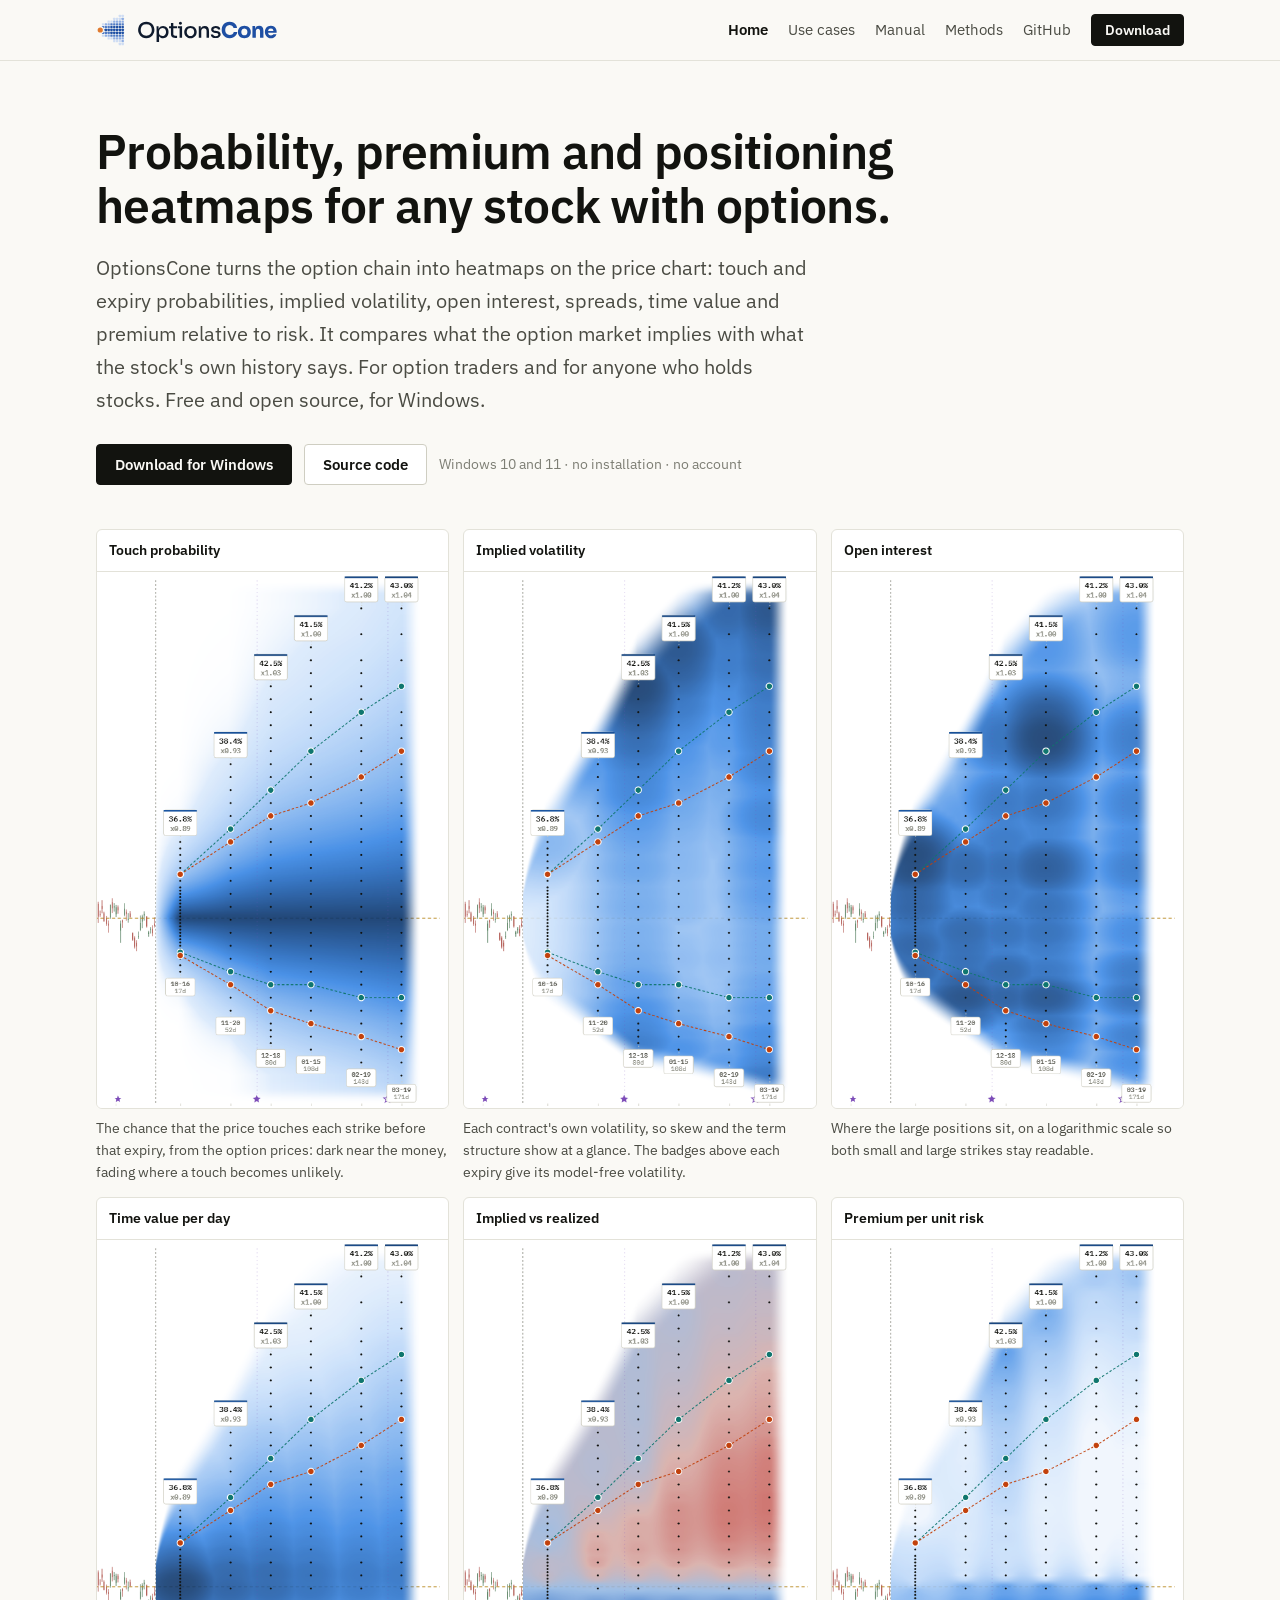
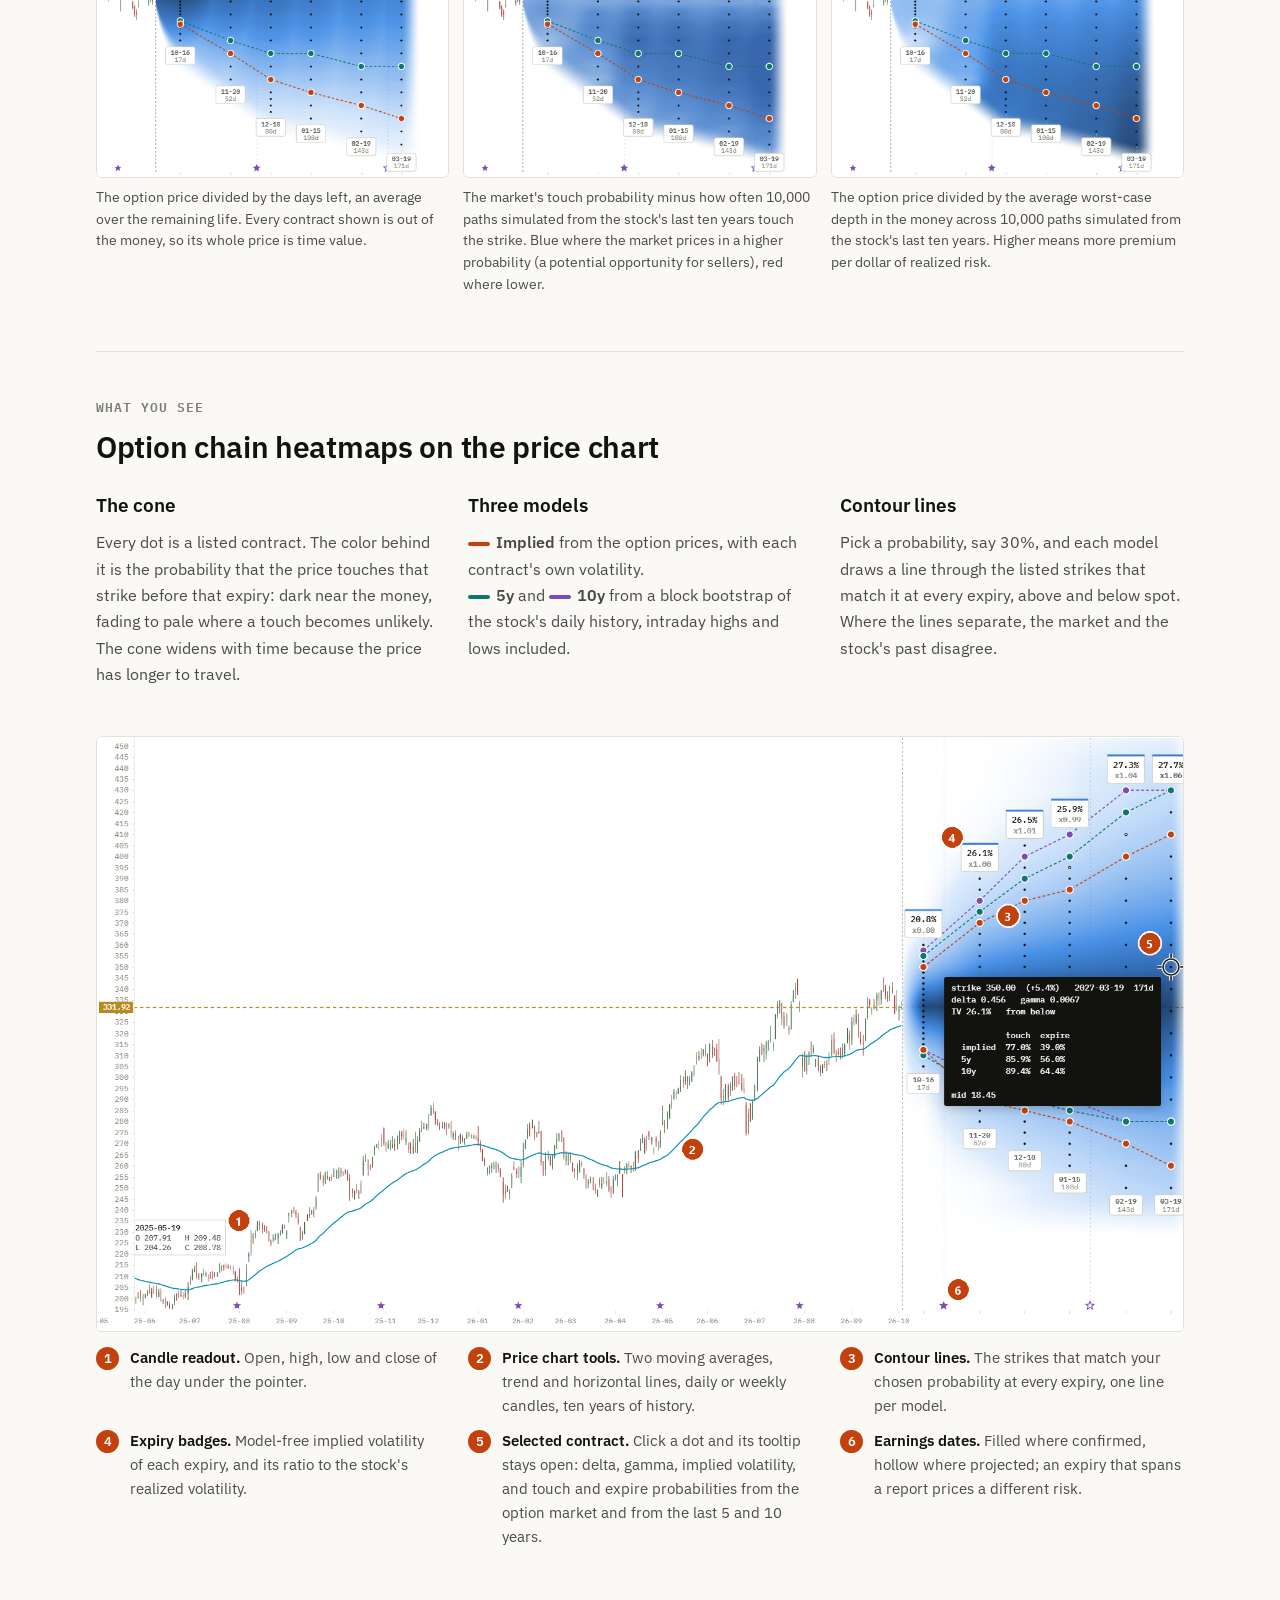
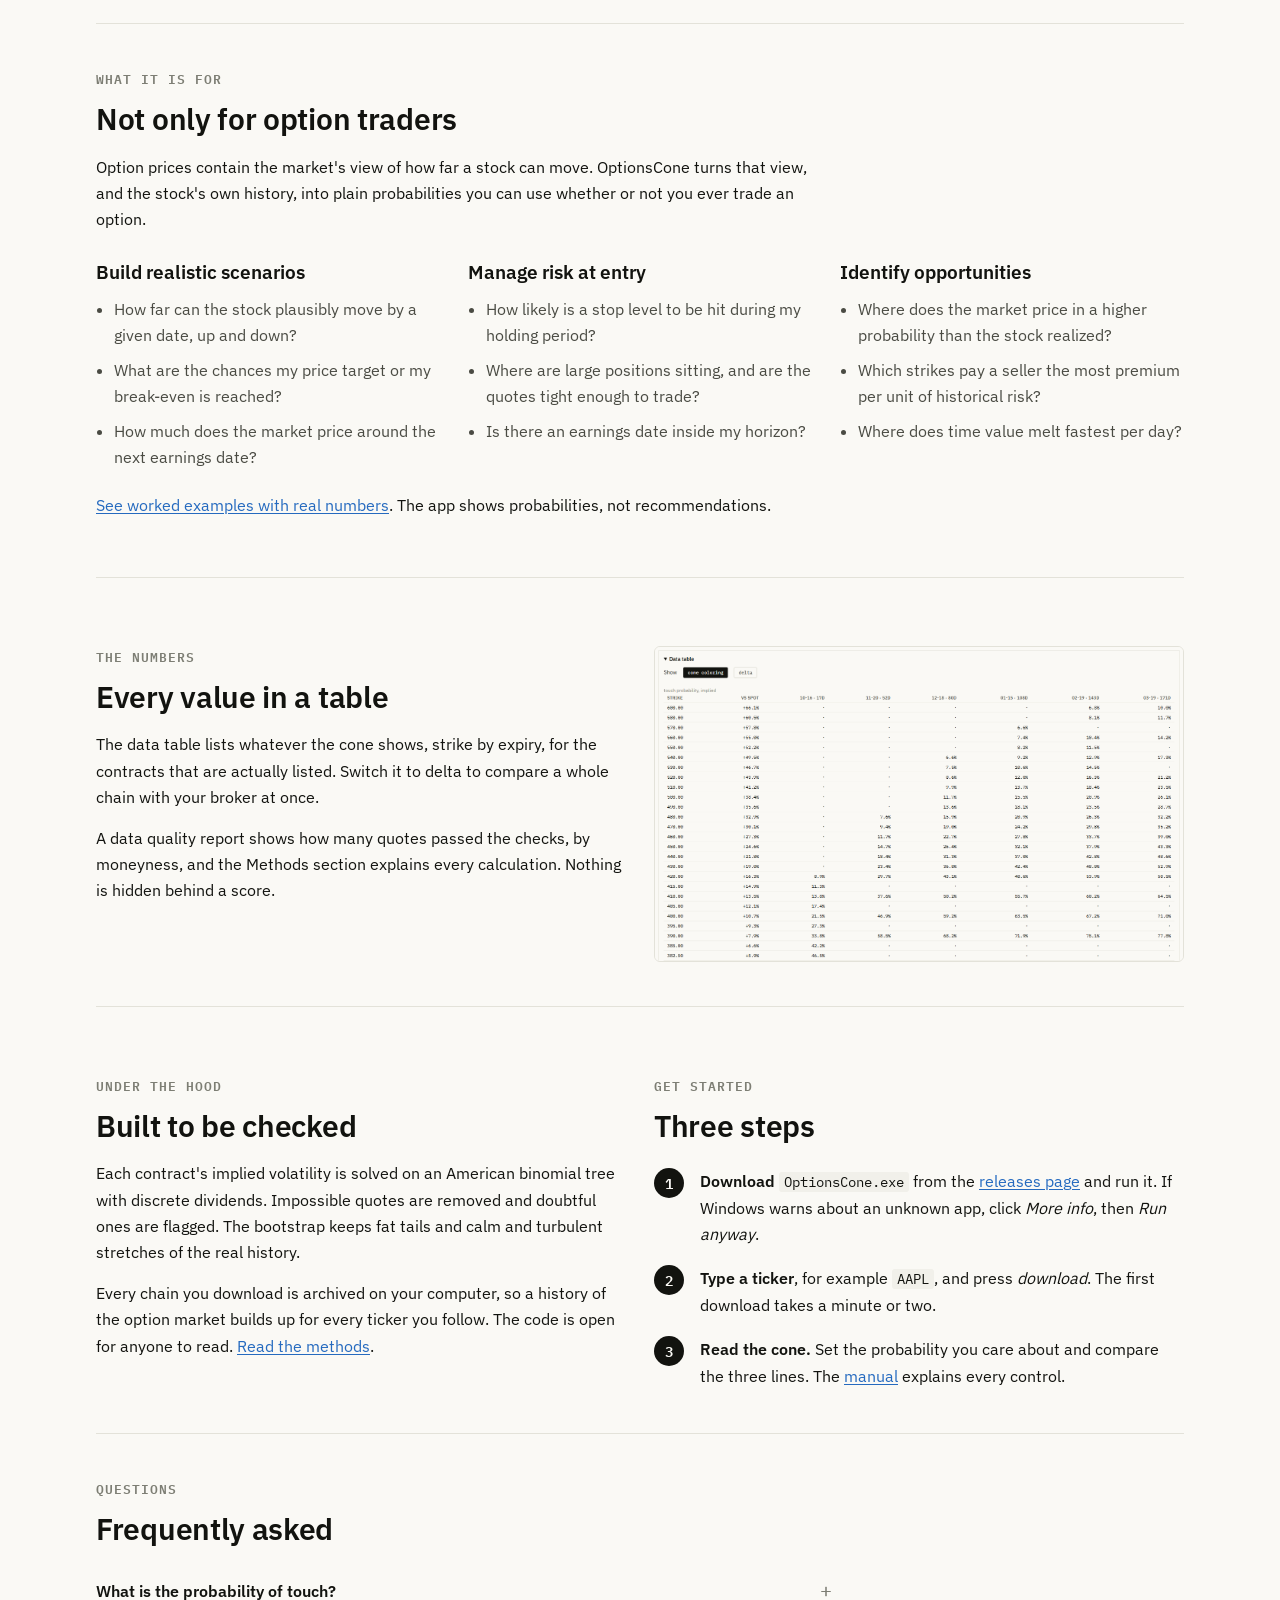
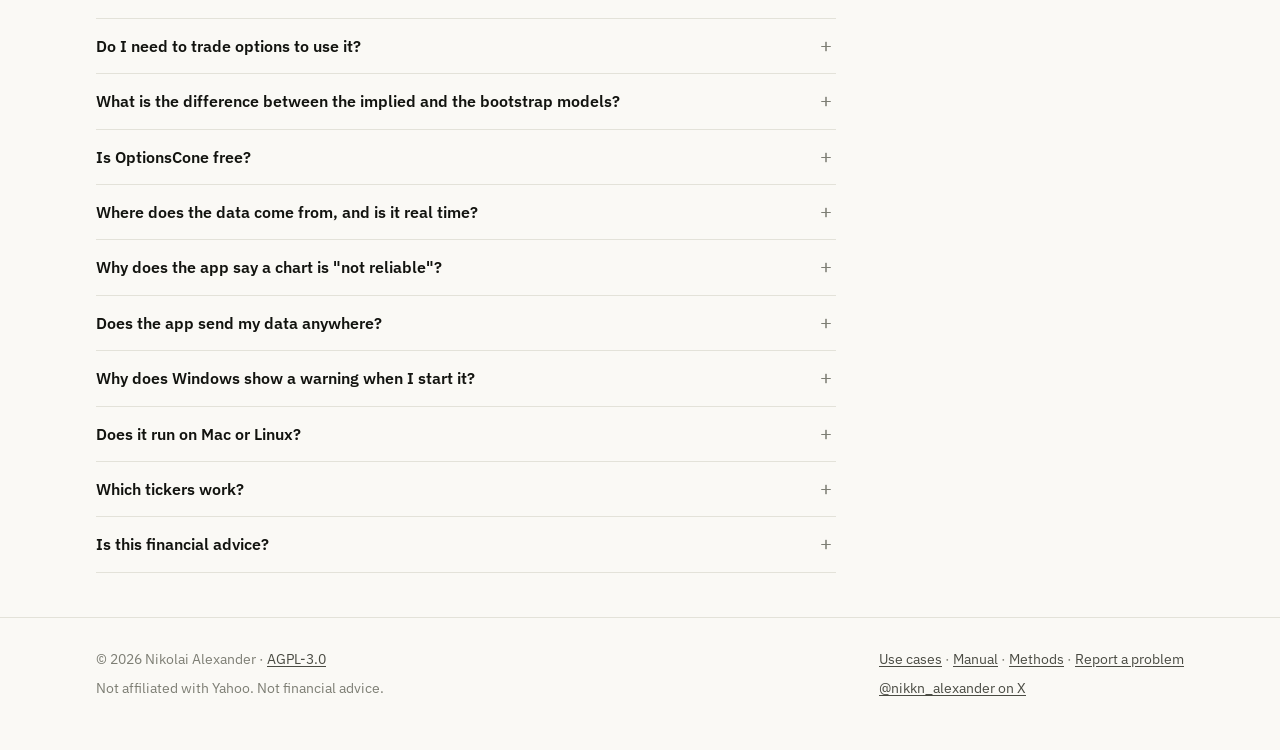
<file: docs/index.html>
<!doctype html>
<html lang="en">
<head>
<meta charset="utf-8">
<meta name="viewport" content="width=device-width, initial-scale=1">
<title>Free options probability calculator and heatmaps | OptionsCone</title>
<meta name="description" content="OptionsCone is a free Windows app: probability of touch, implied volatility and open interest as heatmaps on the price chart, compared with the stock&#39;s own history.">
<link rel="canonical" href="https://nikkn.github.io/OptionsCone/">
<meta name="google-site-verification" content="AMuyXyZixV_yJbMoVUShqFuyZB4kxgZxZLLErU_1Yw0" />
<link rel="icon" href="brand/favicon-16.svg" type="image/svg+xml">
<link rel="apple-touch-icon" href="brand/apple-touch-icon.png">
<meta property="og:type" content="website">
<meta property="og:title" content="OptionsCone: probability, premium and positioning heatmaps">
<meta property="og:description" content="The option chain as heatmaps on the price chart, measured against the stock&#39;s own history. Free and open source.">
<meta property="og:url" content="https://nikkn.github.io/OptionsCone/">
<meta property="og:image" content="https://nikkn.github.io/OptionsCone/img/social.png?v=6">
<meta property="og:image:width" content="1200">
<meta property="og:image:height" content="630">
<meta property="og:image:alt" content="OptionsCone: a probability cone over the listed option strikes of a stock, with implied and historical contour lines.">
<meta property="og:site_name" content="OptionsCone">
<meta name="twitter:card" content="summary_large_image">
<link rel="stylesheet" href="style.css">
<script type="application/ld+json">
{
  "@context": "https://schema.org",
  "@type": "SoftwareApplication",
  "name": "OptionsCone",
  "description": "Desktop app with probability, premium and positioning heatmaps for any stock with options: touch and expiry probabilities, implied volatility, open interest, spreads, time value and premium relative to risk, compared with what the stock realized over the last ten years.",
  "applicationCategory": "FinanceApplication",
  "operatingSystem": "Windows 10, Windows 11",
  "offers": { "@type": "Offer", "price": "0", "priceCurrency": "USD" },
  "license": "https://www.gnu.org/licenses/agpl-3.0.html",
  "downloadUrl": "https://github.com/nikkn/OptionsCone/releases/latest",
  "codeRepository": "https://github.com/nikkn/OptionsCone",
  "screenshot": "https://nikkn.github.io/OptionsCone/img/avgo/app.png",
  "author": { "@type": "Person", "name": "Nikolai Alexander" }
}
</script>
<script type="application/ld+json">
{
  "@context": "https://schema.org",
  "@type": "FAQPage",
  "mainEntity": [
    { "@type": "Question", "name": "What is the probability of touch?",
      "acceptedAnswer": { "@type": "Answer", "text": "The probability that the stock price reaches a given strike at any time before expiry, even if it moves away again afterwards. It is always at least as high as the probability of finishing beyond the strike, and often about twice as high." } },
    { "@type": "Question", "name": "Is delta the probability of an option expiring in the money?",
      "acceptedAnswer": { "@type": "Answer", "text": "No. Delta is N(d1); the risk-neutral probability of finishing in the money is N(d2). The two differ by volatility times the square root of time, which is a wide gap on volatile stocks and long expiries." } },
    { "@type": "Question", "name": "Can I use OptionsCone without trading options?",
      "acceptedAnswer": { "@type": "Answer", "text": "Yes. For a stock position it shows how likely a stop level, a price target or the break-even price is to be reached within a given time, from option prices and from the stock's own last five and ten years." } },
    { "@type": "Question", "name": "Is OptionsCone free?",
      "acceptedAnswer": { "@type": "Answer", "text": "Yes. OptionsCone is free and open source under the GNU Affero General Public License v3.0. It needs no account and no API key." } },
    { "@type": "Question", "name": "Where does the data come from?",
      "acceptedAnswer": { "@type": "Answer", "text": "Option chains, prices and earnings dates come from Yahoo Finance through the yfinance library, fetched directly by your computer. Option quotes are delayed by about 15 minutes." } },
    { "@type": "Question", "name": "Does OptionsCone run on Mac or Linux?",
      "acceptedAnswer": { "@type": "Answer", "text": "The ready-made download is for Windows 10 and 11. The source code is plain Python and can be run on other systems, but only Windows has been tested." } }
  ]
}
</script>
</head>
<body>

<header class="site-head">
  <div class="wrap">
    <a class="brand" href="./"><picture><source media="(prefers-color-scheme: dark)" srcset="brand/optionscone-wordmark-dark.svg"><img src="brand/optionscone-wordmark-light.svg" alt="OptionsCone" width="183" height="34"></picture></a>
    <nav class="site-nav" aria-label="Main">
      <a href="./" aria-current="page">Home</a>
      <a href="use-cases.html">Use cases</a>
      <a href="manual.html">Manual</a>
      <a href="methods.html">Methods</a>
      <a href="https://github.com/nikkn/OptionsCone">GitHub</a>
      <a class="btn small primary" href="https://github.com/nikkn/OptionsCone/releases/latest">Download</a>
    </nav>
  </div>
</header>

<main>
<div class="wrap">

  <div class="hero">
    <h1>Probability, premium and positioning heatmaps for any stock with options.</h1>
    <p class="lede">OptionsCone turns the option chain into heatmaps on the price chart: touch and expiry probabilities, implied volatility, open interest, spreads, time value and premium relative to risk. It compares what the option market implies with what the stock&#39;s own history says. For option traders and for anyone who holds stocks. Free and open source, for Windows.</p>
    <div class="btn-row">
      <a class="btn primary" href="https://github.com/nikkn/OptionsCone/releases/latest">Download for Windows</a>
      <a class="btn" href="https://github.com/nikkn/OptionsCone">Source code</a>
      <span class="btn-note">Windows 10 and 11 &middot; no installation &middot; no account</span>
    </div>
  </div>

  <div class="maps">
    <figure class="mapfig"><a class="map" href="img/avgo/chart-p.png"><span>Touch probability</span><img src="img/avgo/cone-p.png" width="550" height="840" alt="Broadcom (AVGO), Touch probability: dark near the money, fading where a touch becomes unlikely."></a><figcaption>The chance that the price touches each strike before that expiry, from the option prices: dark near the money, fading where a touch becomes unlikely.</figcaption></figure>
    <figure class="mapfig"><a class="map" href="img/avgo/chart-iv.png"><span>Implied volatility</span><img src="img/avgo/cone-iv.png" width="550" height="840" alt="Broadcom (AVGO), Implied volatility per contract: skew and term structure."></a><figcaption>Each contract&#39;s own volatility, so skew and the term structure show at a glance. The badges above each expiry give its model-free volatility.</figcaption></figure>
    <figure class="mapfig"><a class="map" href="img/avgo/chart-oi.png"><span>Open interest</span><img src="img/avgo/cone-oi.png" width="550" height="840" alt="Broadcom (AVGO), Open interest: where the large positions sit."></a><figcaption>Where the large positions sit, on a logarithmic scale so both small and large strikes stay readable.</figcaption></figure>
    <figure class="mapfig"><a class="map" href="img/avgo/chart-tv.png"><span>Time value per day</span><img src="img/avgo/cone-tv.png" width="550" height="840" alt="Broadcom (AVGO), Time value per remaining day, darkest near the money for short expiries."></a><figcaption>The option price divided by the days left, an average over the remaining life. Every contract shown is out of the money, so its whole price is time value.</figcaption></figure>
    <figure class="mapfig"><a class="map" href="img/avgo/chart-gap.png"><span>Implied vs realized</span><img src="img/avgo/cone-gap.png" width="550" height="840" alt="Broadcom (AVGO), Implied minus realized touch probability: blue where the market prices in a higher probability than the stock realized, red where lower."></a><figcaption>The market&#39;s touch probability minus how often 10,000 paths simulated from the stock&#39;s last ten years touch the strike. Blue where the market prices in a higher probability (a potential opportunity for sellers), red where lower.</figcaption></figure>
    <figure class="mapfig"><a class="map" href="img/avgo/chart-vpr.png"><span>Premium per unit risk</span><img src="img/avgo/cone-vpr.png" width="550" height="840" alt="Broadcom (AVGO), Option price relative to the average worst intrinsic value on the historical paths."></a><figcaption>The option price divided by the average worst-case depth in the money across 10,000 paths simulated from the stock&#39;s last ten years. Higher means more premium per dollar of realized risk.</figcaption></figure>
  </div>

  <section>
    <p class="eyebrow">What you see</p>
    <h2>Option chain heatmaps on the price chart</h2>
    <div class="grid3">
      <div class="card">
        <h3>The cone</h3>
        <p>Every dot is a listed contract. The color behind it is the probability that the price touches that strike before that expiry: dark near the money, fading to pale where a touch becomes unlikely. The cone widens with time because the price has longer to travel.</p>
      </div>
      <div class="card">
        <h3>Three models</h3>
        <p><span class="swatch" style="background:var(--track)"></span><strong>Implied</strong> from the option prices, with each contract's own volatility.<br>
        <span class="swatch" style="background:var(--m5)"></span><strong>5y</strong> and <span class="swatch" style="background:var(--m10)"></span><strong>10y</strong> from a block bootstrap of the stock's daily history, intraday highs and lows included.</p>
      </div>
      <div class="card">
        <h3>Contour lines</h3>
        <p>Pick a probability, say 30%, and each model draws a line through the listed strikes that match it at every expiry, above and below spot. Where the lines separate, the market and the stock's past disagree.</p>
      </div>
    </div>
    <figure class="shot" style="margin:34px 0 14px">
      <a href="img/features.png"><img src="img/features-annotated.png" width="1824" height="998" loading="lazy" alt="OptionsCone showing Apple (AAPL): a selected contract with its tooltip, contour lines for three models, volatility badges, earnings stars, a moving average and the readout of a candle."></a>
    </figure>
    <ol class="marks">
      <li><strong>Candle readout.</strong> Open, high, low and close of the day under the pointer.</li>
      <li><strong>Price chart tools.</strong> Two moving averages, trend and horizontal lines, daily or weekly candles, ten years of history.</li>
      <li><strong>Contour lines.</strong> The strikes that match your chosen probability at every expiry, one line per model.</li>
      <li><strong>Expiry badges.</strong> Model-free implied volatility of each expiry, and its ratio to the stock&#39;s realized volatility.</li>
      <li><strong>Selected contract.</strong> Click a dot and its tooltip stays open: delta, gamma, implied volatility, and touch and expire probabilities from the option market and from the last 5 and 10 years.</li>
      <li><strong>Earnings dates.</strong> Filled where confirmed, hollow where projected; an expiry that spans a report prices a different risk.</li>
    </ol>
  </section>

  <section id="use">
    <p class="eyebrow">What it is for</p>
    <h2>Not only for option traders</h2>
    <p class="prose">Option prices contain the market's view of how far a stock can move. OptionsCone turns that view, and the stock's own history, into plain probabilities you can use whether or not you ever trade an option.</p>
    <div class="grid3">
      <div class="card">
        <h3>Build realistic scenarios</h3>
        <ul class="qlist">
          <li>How far can the stock plausibly move by a given date, up and down?</li>
          <li>What are the chances my price target or my break-even is reached?</li>
          <li>How much does the market price around the next earnings date?</li>
        </ul>
      </div>
      <div class="card">
        <h3>Manage risk at entry</h3>
        <ul class="qlist">
          <li>How likely is a stop level to be hit during my holding period?</li>
          <li>Where are large positions sitting, and are the quotes tight enough to trade?</li>
          <li>Is there an earnings date inside my horizon?</li>
        </ul>
      </div>
      <div class="card">
        <h3>Identify opportunities</h3>
        <ul class="qlist">
          <li>Where does the market price in a higher probability than the stock realized?</li>
          <li>Which strikes pay a seller the most premium per unit of historical risk?</li>
          <li>Where does time value melt fastest per day?</li>
        </ul>
      </div>
    </div>
    <p style="margin-top:22px"><a href="use-cases.html">See worked examples with real numbers</a>. The app shows probabilities, not recommendations.</p>
  </section>

  <section>
    <div class="grid2">
      <div>
        <p class="eyebrow">The numbers</p>
        <h2>Every value in a table</h2>
        <p>The data table lists whatever the cone shows, strike by expiry, for the contracts that are actually listed. Switch it to delta to compare a whole chain with your broker at once.</p>
        <p>A data quality report shows how many quotes passed the checks, by moneyness, and the Methods section explains every calculation. Nothing is hidden behind a score.</p>
      </div>
      <figure>
        <img class="shot" src="img/avgo/table.png" width="1384" height="823" loading="lazy" alt="Data table of touch probabilities for Broadcom (AVGO), strikes in rows and expiries in columns.">
      </figure>
    </div>
  </section>

  <section>
    <div class="grid2">
      <div>
        <p class="eyebrow">Under the hood</p>
        <h2>Built to be checked</h2>
        <p>Each contract's implied volatility is solved on an American binomial tree with discrete dividends. Impossible quotes are removed and doubtful ones are flagged. The bootstrap keeps fat tails and calm and turbulent stretches of the real history.</p>
        <p>Every chain you download is archived on your computer, so a history of the option market builds up for every ticker you follow. The code is open for anyone to read. <a href="methods.html">Read the methods</a>.</p>
      </div>
      <div>
        <p class="eyebrow">Get started</p>
        <h2>Three steps</h2>
        <ol class="steps">
          <li><strong>Download</strong> <code>OptionsCone.exe</code> from the <a href="https://github.com/nikkn/OptionsCone/releases/latest">releases page</a> and run it. If Windows warns about an unknown app, click <em>More info</em>, then <em>Run anyway</em>.</li>
          <li><strong>Type a ticker</strong>, for example <code>AAPL</code>, and press <em>download</em>. The first download takes a minute or two.</li>
          <li><strong>Read the cone.</strong> Set the probability you care about and compare the three lines. The <a href="manual.html">manual</a> explains every control.</li>
        </ol>
      </div>
    </div>
  </section>

  <section id="faq">
    <div class="prose">
      <p class="eyebrow">Questions</p>
      <h2>Frequently asked</h2>
      <details class="faq"><summary>What is the probability of touch?</summary>
        <p>The probability that the stock price reaches a given strike at any time before expiry, even if it moves away again afterwards. It is always at least as high as the probability of finishing beyond the strike, and often about twice as high.</p></details>
      <details class="faq"><summary>Do I need to trade options to use it?</summary>
        <p>No. The option market is only the source of one of the three views. If you hold stocks, the same chart tells you how likely a stop level, a price target or your break-even is to be reached within a given time, by the market's pricing and by the stock's own history. See the <a href="use-cases.html">use cases</a>.</p></details>
      <details class="faq"><summary>What is the difference between the implied and the bootstrap models?</summary>
        <p>The implied model uses option prices, so it reflects what the market charges for the risk today. The bootstrap models replay the stock's own last five or ten years in random blocks of twenty trading days. They describe what happened, not what the market expects. Where they differ, the option market is pricing a move the history did not produce, or the other way round.</p></details>
      <details class="faq"><summary>Is OptionsCone free?</summary>
        <p>Yes. It is free and open source under the GNU Affero General Public License v3.0. There is no account, no subscription and no API key.</p></details>
      <details class="faq"><summary>Where does the data come from, and is it real time?</summary>
        <p>Option chains, prices and earnings dates come from Yahoo Finance through the yfinance library, fetched directly by your computer. Option quotes are delayed by about 15 minutes. Outside US trading hours the app uses the newest download taken during the session.</p></details>
      <details class="faq"><summary>Why does the app say a chart is "not reliable"?</summary>
        <p>Outside US trading hours the option feed returns placeholder prices, so a chain downloaded then gives a distorted cone. The app always uses the newest download taken during trading hours. If a ticker has none yet, it shows its chart with a red warning; download it again between 9:30 and 16:00 New York time, usually 15:30 to 22:00 in Central Europe.</p></details>
      <details class="faq"><summary>Does the app send my data anywhere?</summary>
        <p>No. It contacts Yahoo Finance for market data and Google Fonts for its typeface. There is no telemetry and no account. Everything you download stays in a folder on your computer.</p></details>
      <details class="faq"><summary>Why does Windows show a warning when I start it?</summary>
        <p>The executable is not code-signed, which costs money every year. SmartScreen warns about any unsigned program it has not seen often. Click <em>More info</em>, then <em>Run anyway</em>. The source code and the build script are public, and each release lists a SHA-256 checksum of the file.</p></details>
      <details class="faq"><summary>Does it run on Mac or Linux?</summary>
        <p>The ready-made download is for Windows 10 and 11. The source is plain Python and can be run elsewhere with the steps in the <a href="https://github.com/nikkn/OptionsCone#run-from-source">README</a>, but only Windows has been tested.</p></details>
      <details class="faq"><summary>Which tickers work?</summary>
        <p>Any US stock or ETF with listed options on Yahoo Finance. ETFs have no earnings dates, so no earnings markers appear for them.</p></details>
      <details class="faq"><summary>Is this financial advice?</summary>
        <p>No. All probabilities are estimates from market prices or from the past. They are not forecasts, and the data can be delayed, incomplete or wrong.</p></details>
    </div>
  </section>

</div>
</main>

<footer class="site-foot">
  <div class="wrap">
    <div>
      <p>&copy; 2026 Nikolai Alexander &middot; <a href="https://github.com/nikkn/OptionsCone/blob/main/LICENSE">AGPL-3.0</a></p>
      <p>Not affiliated with Yahoo. Not financial advice.</p>
    </div>
    <div>
      <p><a href="use-cases.html">Use cases</a> &middot; <a href="manual.html">Manual</a> &middot; <a href="methods.html">Methods</a> &middot; <a href="https://github.com/nikkn/OptionsCone/issues">Report a problem</a></p>
      <p><a href="https://x.com/nikkn_alexander">@nikkn_alexander on X</a></p>
    </div>
  </div>
</footer>

</body>
</html>
</file>
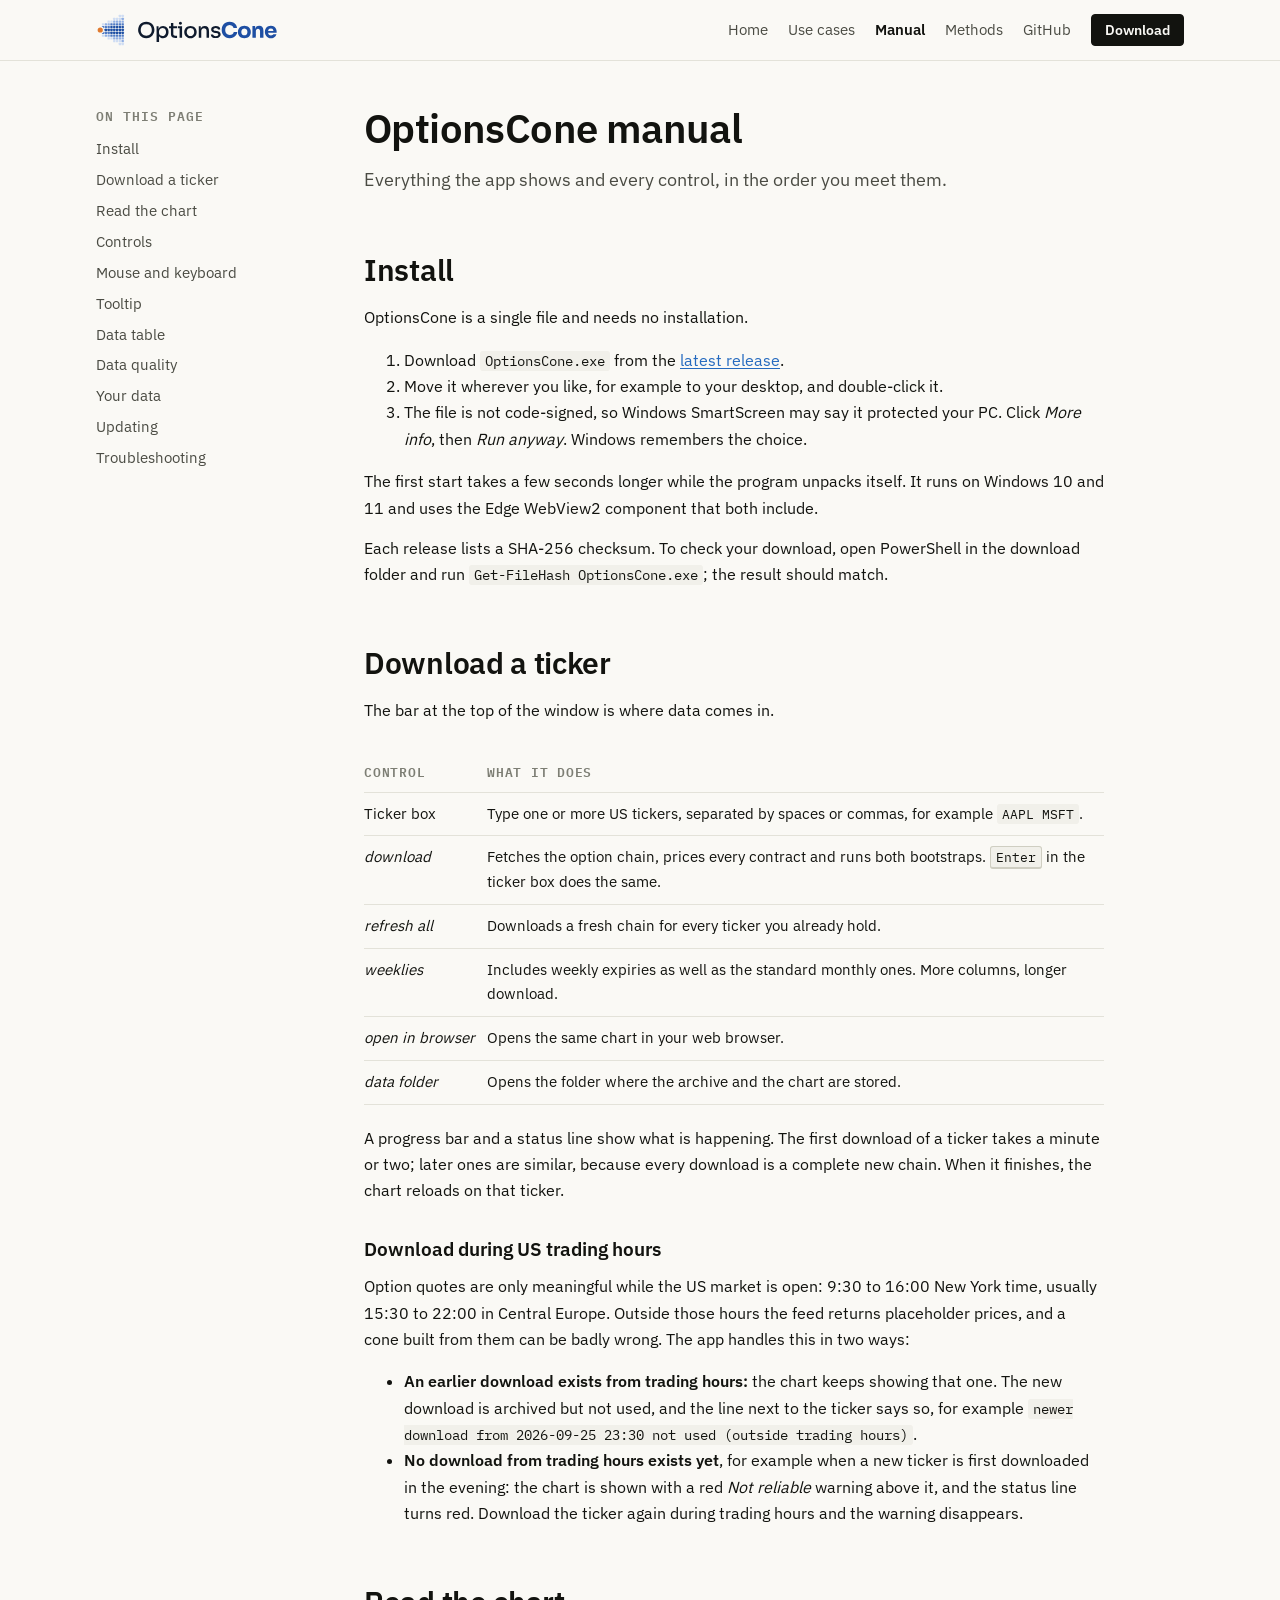
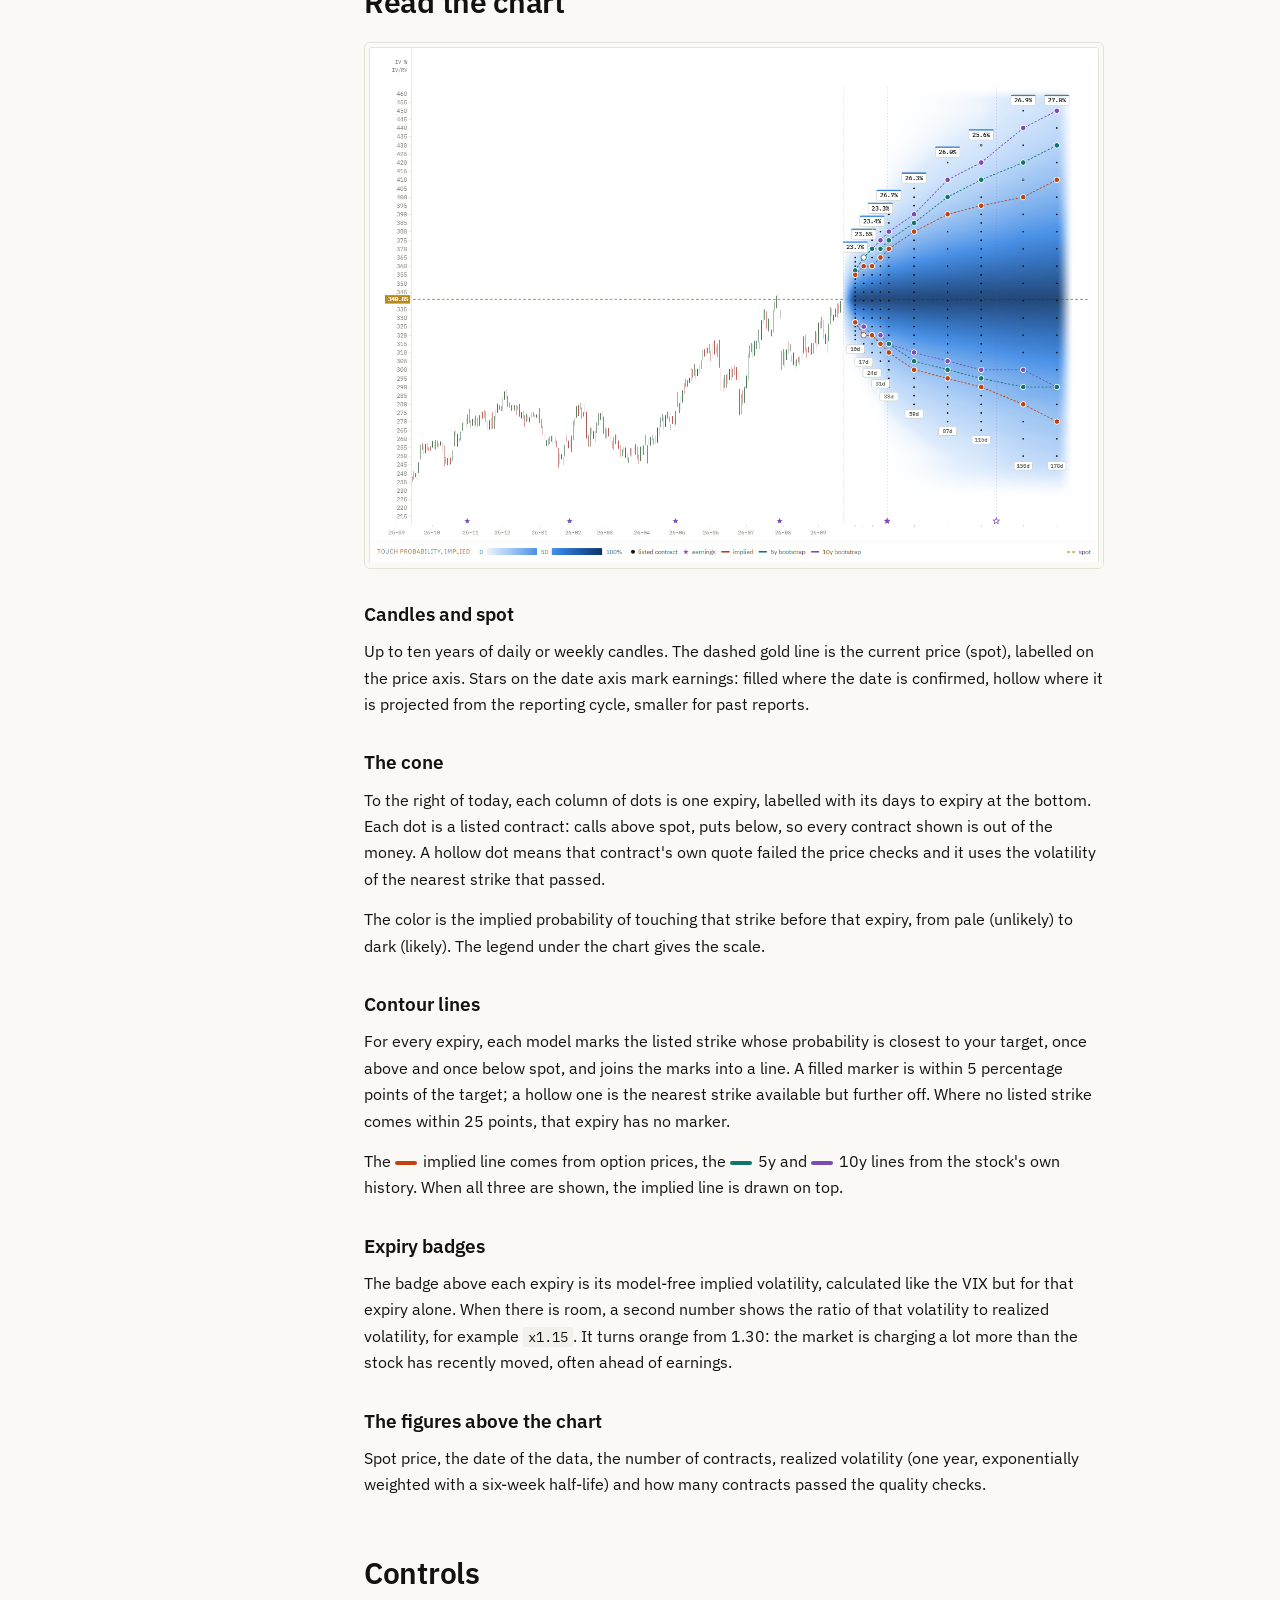
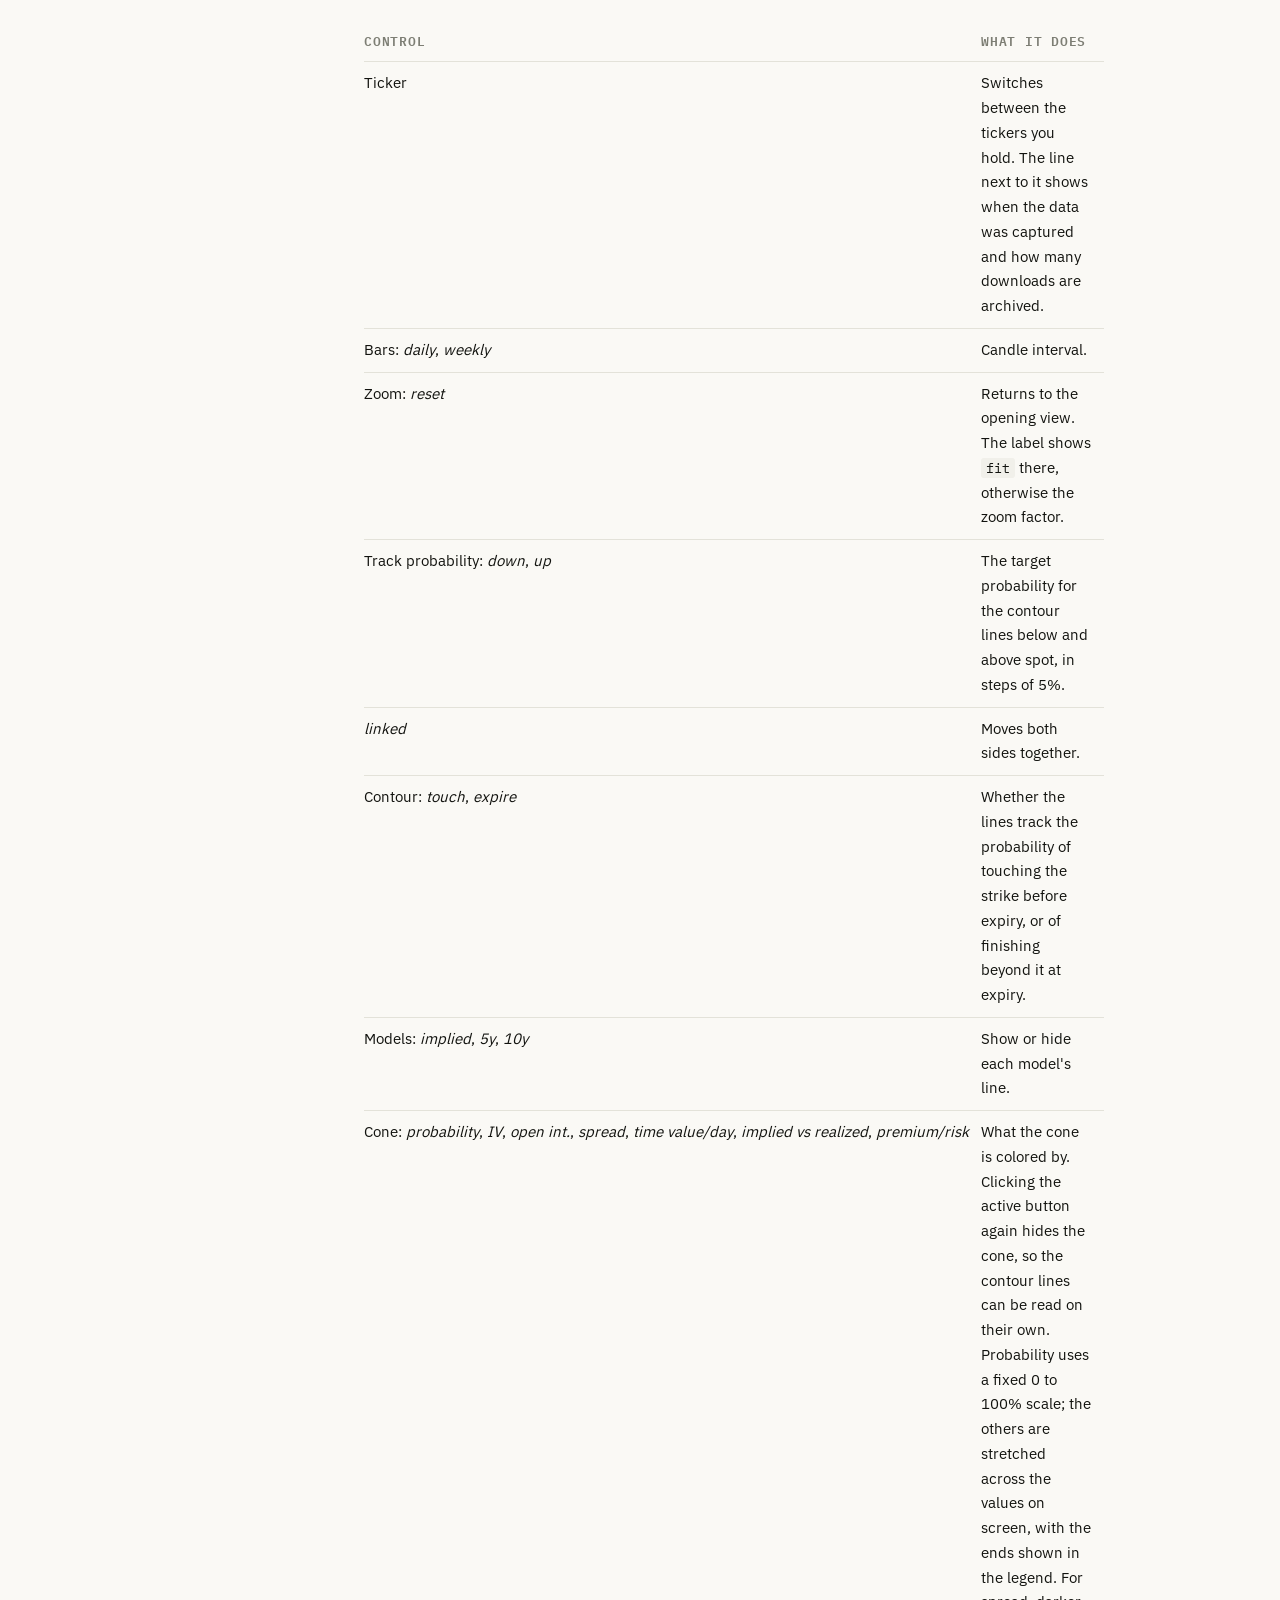
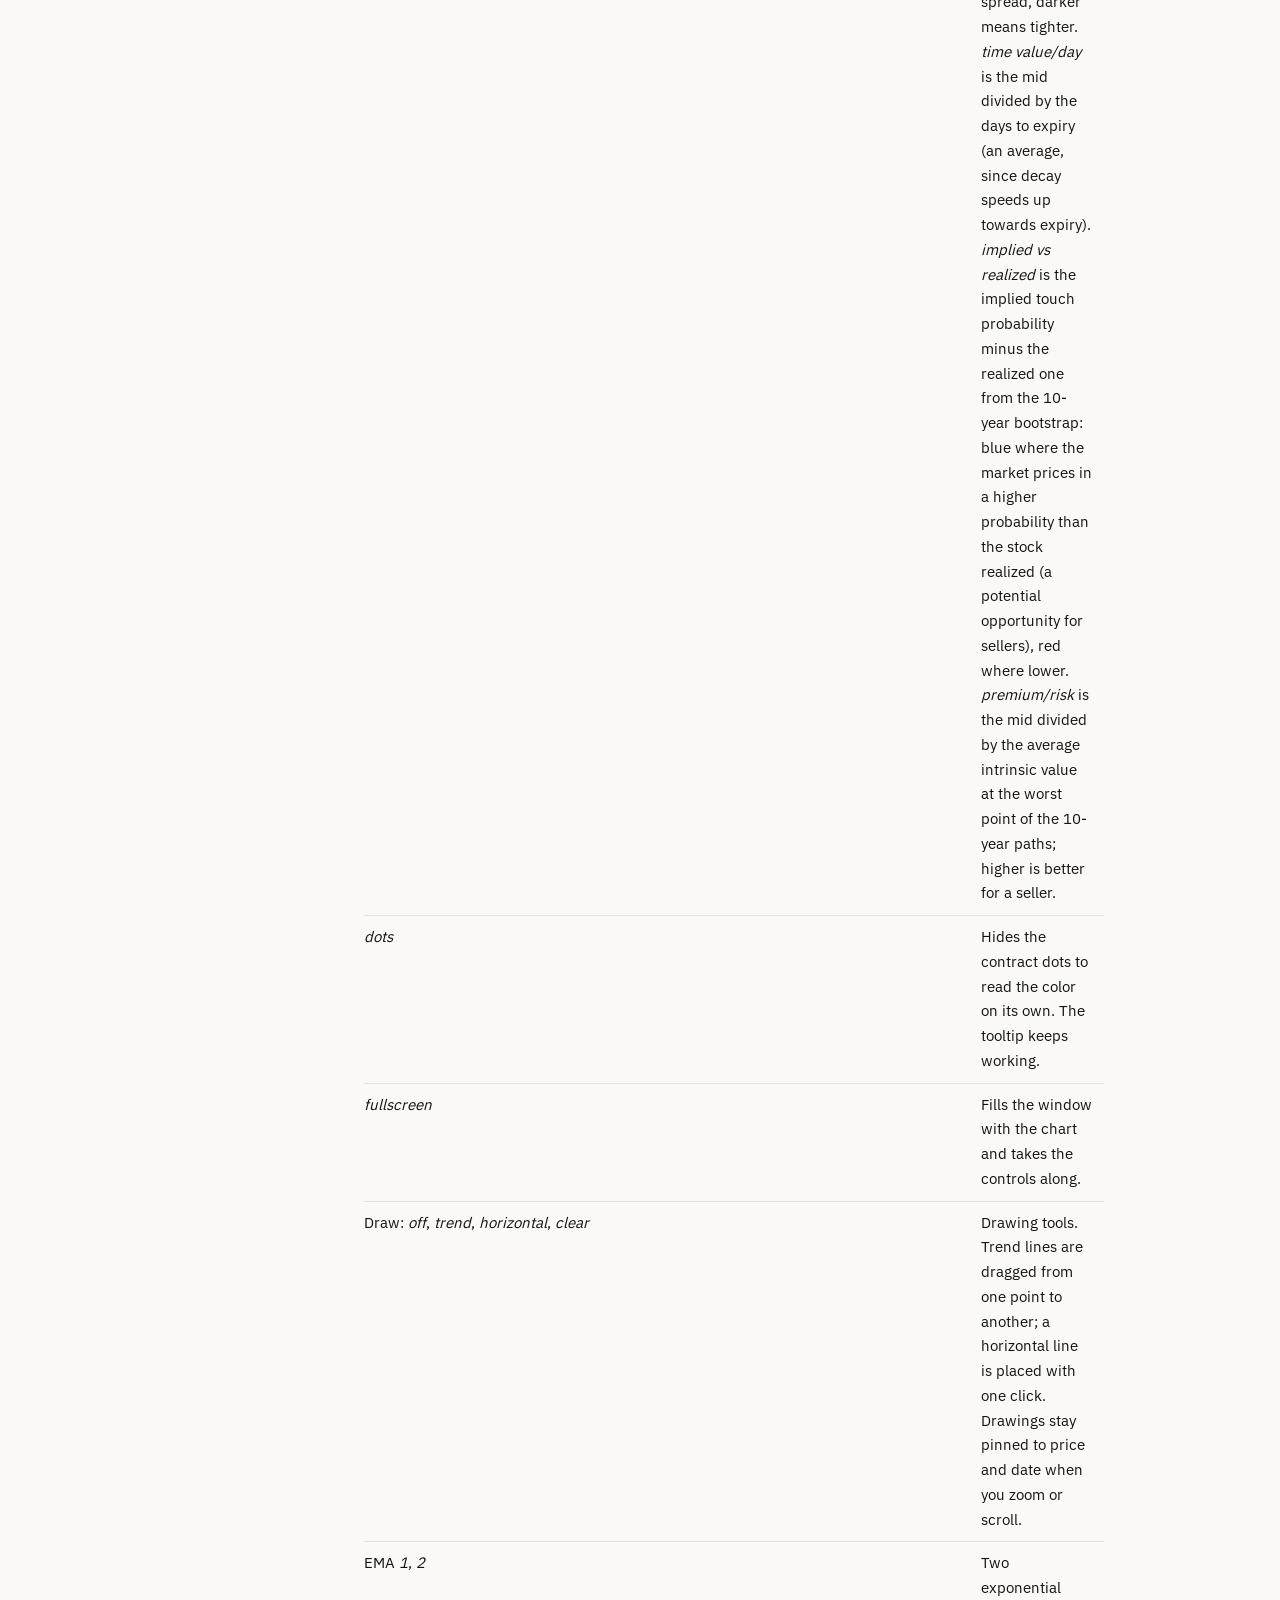
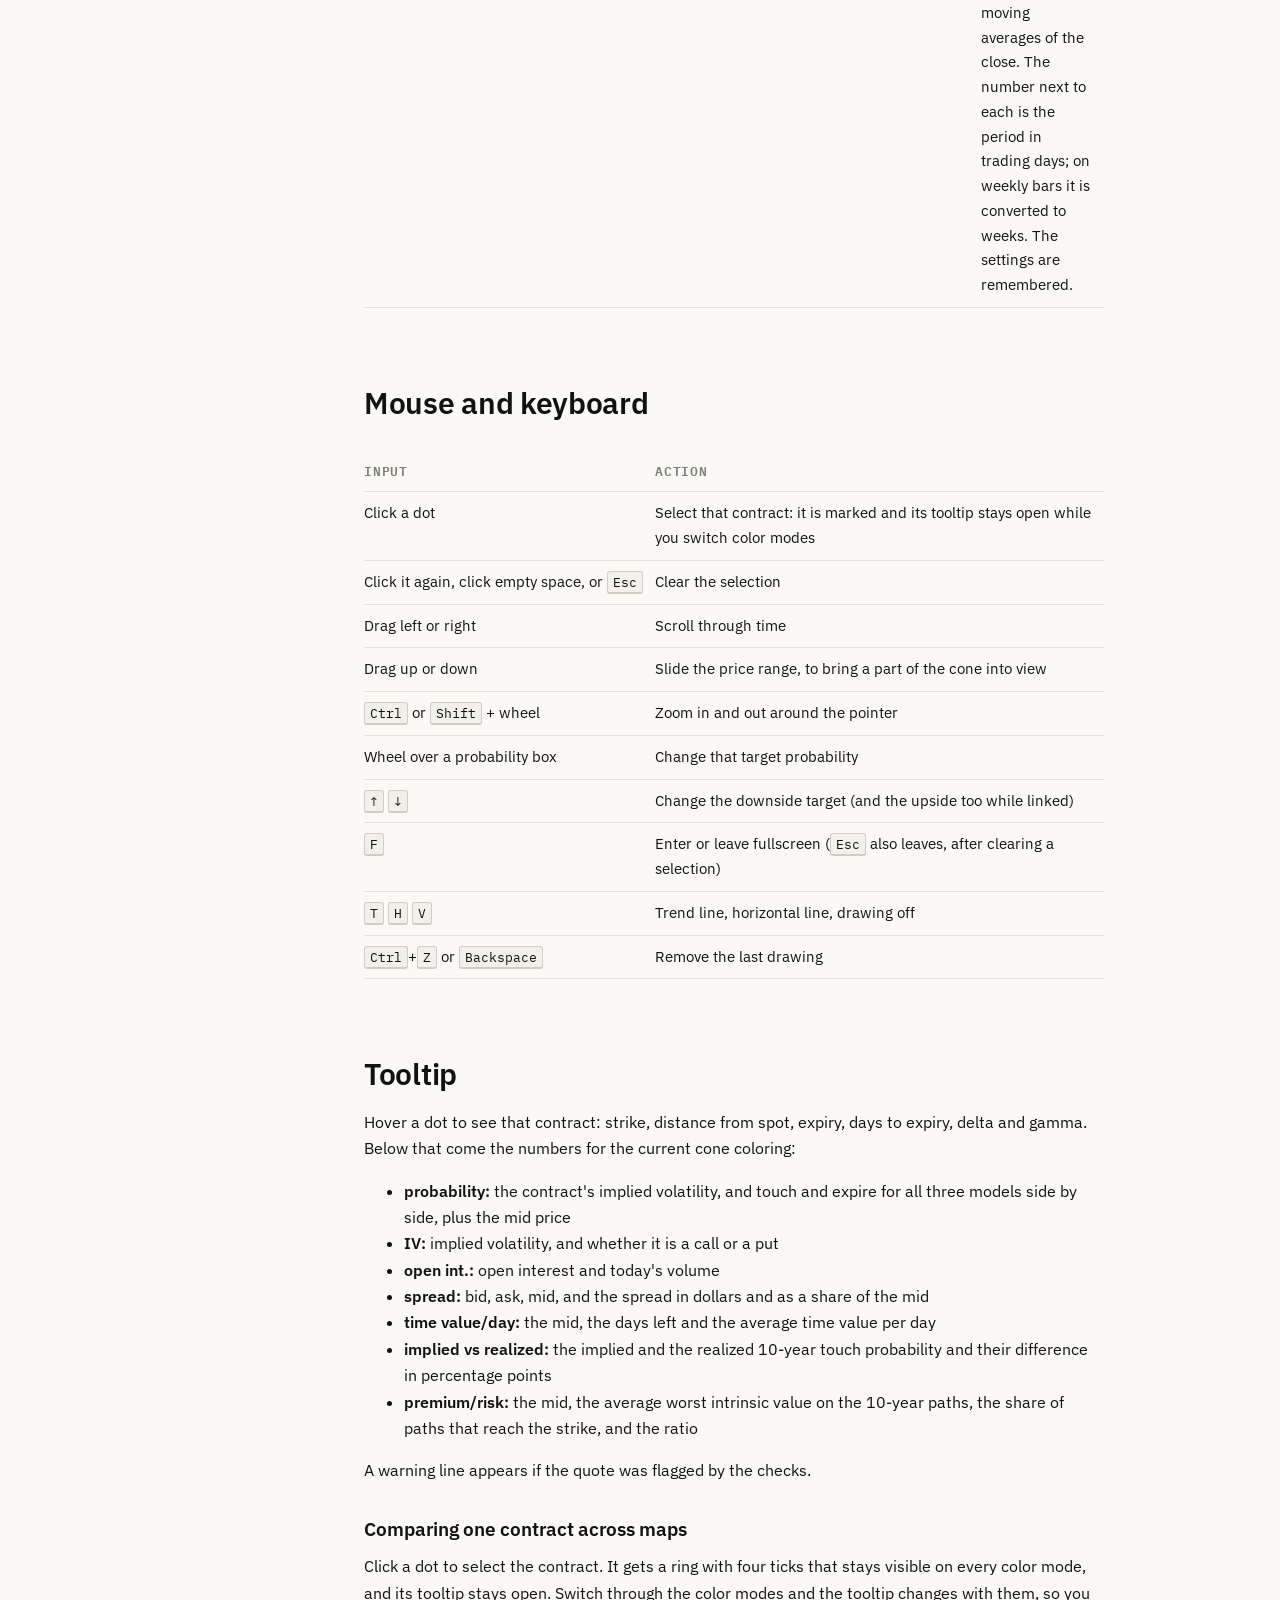
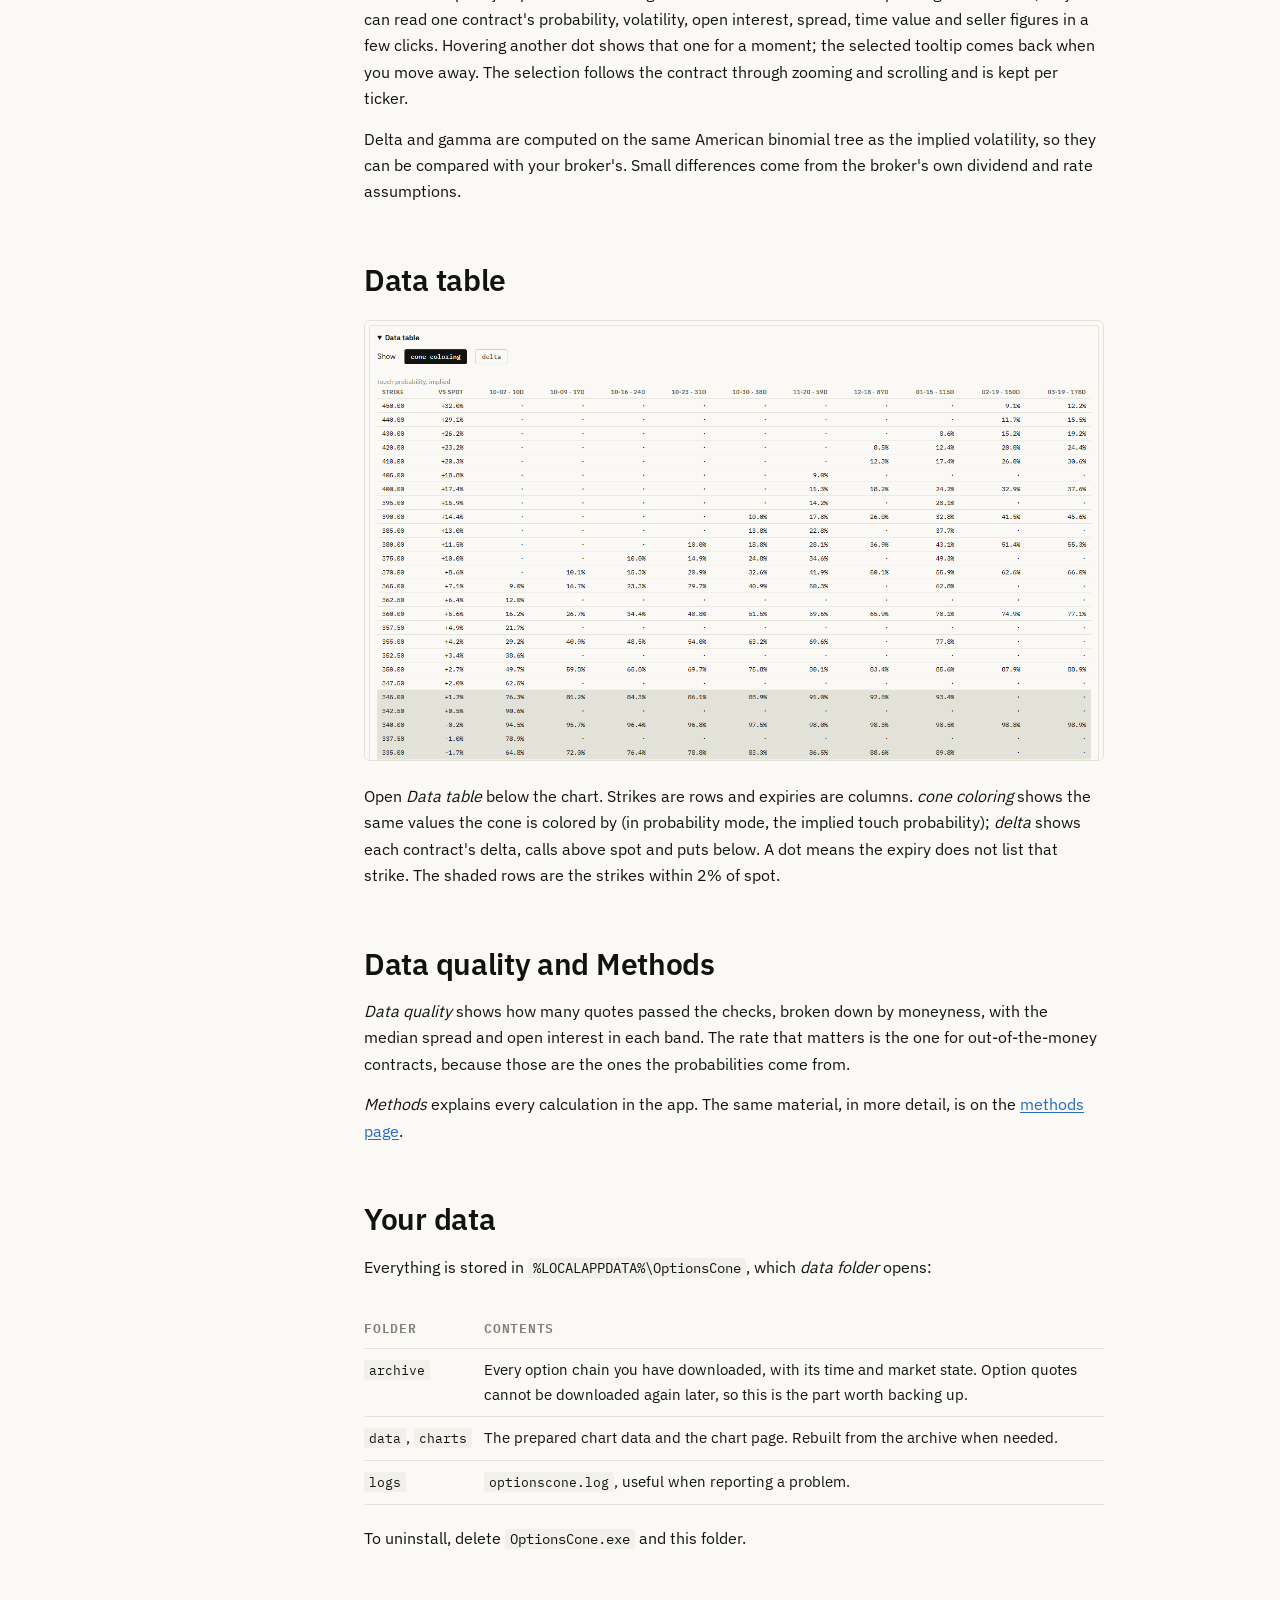
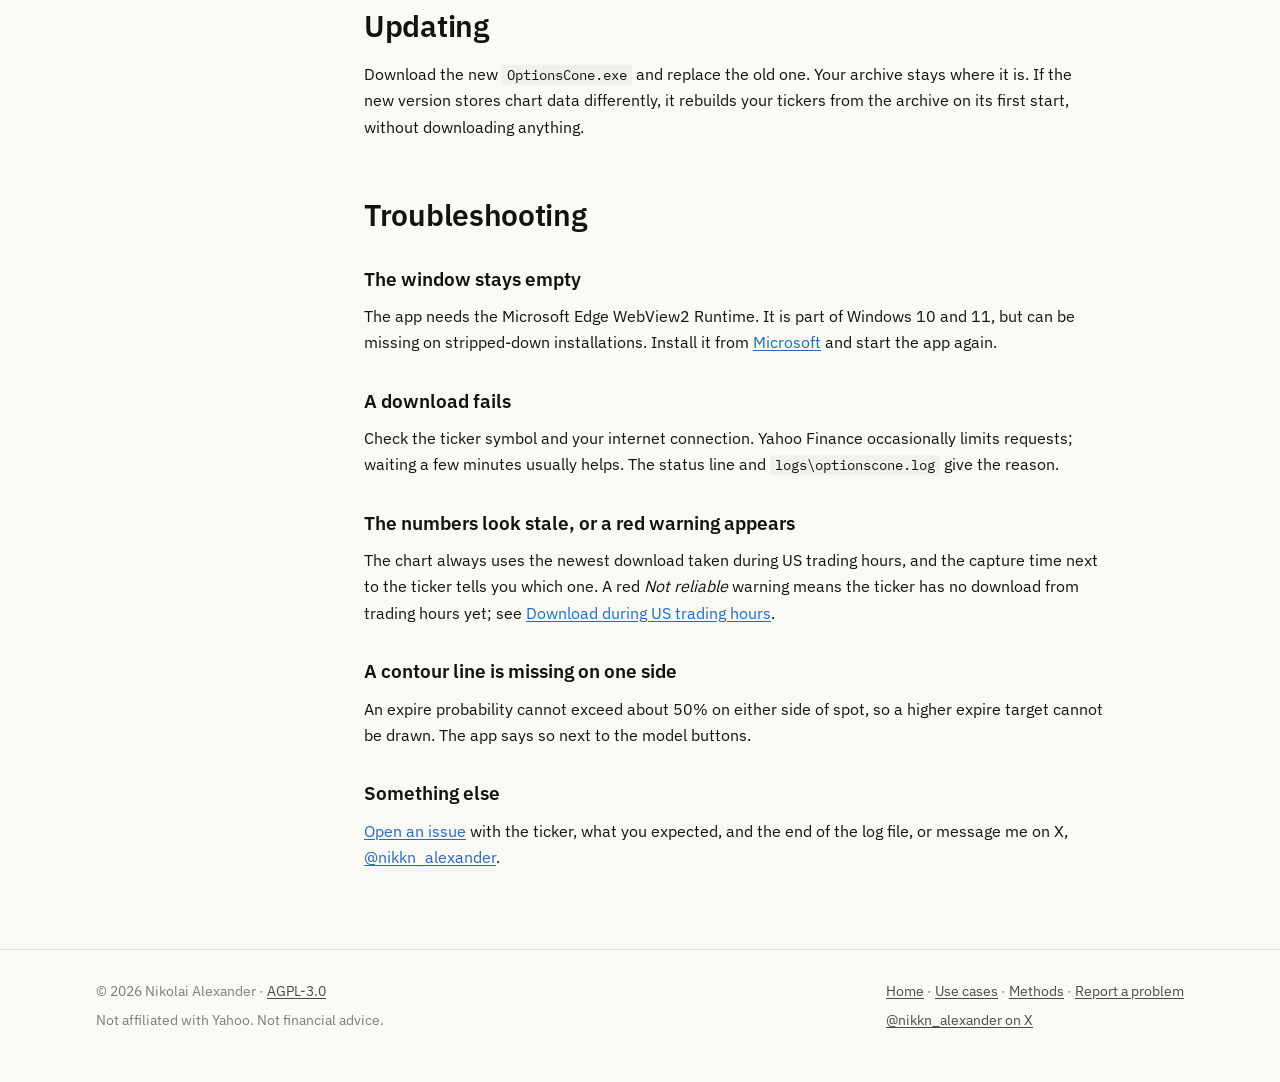
<file: docs/manual.html>
<!doctype html>
<html lang="en">
<head>
<meta charset="utf-8">
<meta name="viewport" content="width=device-width, initial-scale=1">
<title>Manual: installing and using OptionsCone</title>
<meta name="description" content="Install OptionsCone on Windows, download option chains, and read the probability cone, contours, badges and tooltip. Every control explained.">
<link rel="canonical" href="https://nikkn.github.io/OptionsCone/manual.html">
<link rel="icon" href="brand/favicon-16.svg" type="image/svg+xml">
<link rel="apple-touch-icon" href="brand/apple-touch-icon.png">
<meta property="og:type" content="article">
<meta property="og:title" content="OptionsCone manual">
<meta property="og:description" content="Installing OptionsCone, reading the probability cone and using every control.">
<meta property="og:url" content="https://nikkn.github.io/OptionsCone/manual.html">
<meta property="og:image" content="https://nikkn.github.io/OptionsCone/img/social.png?v=6">
<meta property="og:image:width" content="1200">
<meta property="og:image:height" content="630">
<meta property="og:image:alt" content="OptionsCone: a probability cone over the listed option strikes of a stock, with implied and historical contour lines.">
<meta property="og:site_name" content="OptionsCone">
<meta name="twitter:card" content="summary_large_image">
<link rel="stylesheet" href="style.css">
</head>
<body>

<header class="site-head">
  <div class="wrap">
    <a class="brand" href="./"><picture><source media="(prefers-color-scheme: dark)" srcset="brand/optionscone-wordmark-dark.svg"><img src="brand/optionscone-wordmark-light.svg" alt="OptionsCone" width="183" height="34"></picture></a>
    <nav class="site-nav" aria-label="Main">
      <a href="./">Home</a>
      <a href="use-cases.html">Use cases</a>
      <a href="manual.html" aria-current="page">Manual</a>
      <a href="methods.html">Methods</a>
      <a href="https://github.com/nikkn/OptionsCone">GitHub</a>
      <a class="btn small primary" href="https://github.com/nikkn/OptionsCone/releases/latest">Download</a>
    </nav>
  </div>
</header>

<main class="wrap">
<div class="doc">

  <nav class="toc" aria-label="On this page">
    <p>On this page</p>
    <ul>
      <li><a href="#install">Install</a></li>
      <li><a href="#download">Download a ticker</a></li>
      <li><a href="#read">Read the chart</a></li>
      <li><a href="#controls">Controls</a></li>
      <li><a href="#mouse">Mouse and keyboard</a></li>
      <li><a href="#tooltip">Tooltip</a></li>
      <li><a href="#table">Data table</a></li>
      <li><a href="#quality">Data quality</a></li>
      <li><a href="#data">Your data</a></li>
      <li><a href="#update">Updating</a></li>
      <li><a href="#trouble">Troubleshooting</a></li>
    </ul>
  </nav>

  <article class="prose">
    <h1>OptionsCone manual</h1>
    <p class="lede">Everything the app shows and every control, in the order you meet them.</p>

    <h2 id="install">Install</h2>
    <p>OptionsCone is a single file and needs no installation.</p>
    <ol>
      <li>Download <code>OptionsCone.exe</code> from the <a href="https://github.com/nikkn/OptionsCone/releases/latest">latest release</a>.</li>
      <li>Move it wherever you like, for example to your desktop, and double-click it.</li>
      <li>The file is not code-signed, so Windows SmartScreen may say it protected your PC. Click <em>More info</em>, then <em>Run anyway</em>. Windows remembers the choice.</li>
    </ol>
    <p>The first start takes a few seconds longer while the program unpacks itself. It runs on Windows 10 and 11 and uses the Edge WebView2 component that both include.</p>
    <p>Each release lists a SHA-256 checksum. To check your download, open PowerShell in the download folder and run <code>Get-FileHash OptionsCone.exe</code>; the result should match.</p>

    <h2 id="download">Download a ticker</h2>
    <p>The bar at the top of the window is where data comes in.</p>
    <div class="table-scroll"><table>
      <tr><th>Control</th><th>What it does</th></tr>
      <tr><td>Ticker box</td><td>Type one or more US tickers, separated by spaces or commas, for example <code>AAPL MSFT</code>.</td></tr>
      <tr><td><em>download</em></td><td>Fetches the option chain, prices every contract and runs both bootstraps. <kbd>Enter</kbd> in the ticker box does the same.</td></tr>
      <tr><td><em>refresh all</em></td><td>Downloads a fresh chain for every ticker you already hold.</td></tr>
      <tr><td><em>weeklies</em></td><td>Includes weekly expiries as well as the standard monthly ones. More columns, longer download.</td></tr>
      <tr><td><em>open in browser</em></td><td>Opens the same chart in your web browser.</td></tr>
      <tr><td><em>data folder</em></td><td>Opens the folder where the archive and the chart are stored.</td></tr>
    </table></div>
    <p>A progress bar and a status line show what is happening. The first download of a ticker takes a minute or two; later ones are similar, because every download is a complete new chain. When it finishes, the chart reloads on that ticker.</p>
    <h3 id="hours">Download during US trading hours</h3>
    <p>Option quotes are only meaningful while the US market is open: 9:30 to 16:00 New York time, usually 15:30 to 22:00 in Central Europe. Outside those hours the feed returns placeholder prices, and a cone built from them can be badly wrong. The app handles this in two ways:</p>
    <ul>
      <li><strong>An earlier download exists from trading hours:</strong> the chart keeps showing that one. The new download is archived but not used, and the line next to the ticker says so, for example <code>newer download from 2026-09-25 23:30 not used (outside trading hours)</code>.</li>
      <li><strong>No download from trading hours exists yet</strong>, for example when a new ticker is first downloaded in the evening: the chart is shown with a red <em>Not reliable</em> warning above it, and the status line turns red. Download the ticker again during trading hours and the warning disappears.</li>
    </ul>

    <h2 id="read">Read the chart</h2>
    <figure><img class="shot" src="img/chart-p.png" width="1384" height="984" loading="lazy" alt="The probability cone for AAPL with contour lines at 30% for the implied, 5-year and 10-year models."></figure>
    <h3>Candles and spot</h3>
    <p>Up to ten years of daily or weekly candles. The dashed gold line is the current price (spot), labelled on the price axis. Stars on the date axis mark earnings: filled where the date is confirmed, hollow where it is projected from the reporting cycle, smaller for past reports.</p>
    <h3>The cone</h3>
    <p>To the right of today, each column of dots is one expiry, labelled with its days to expiry at the bottom. Each dot is a listed contract: calls above spot, puts below, so every contract shown is out of the money. A hollow dot means that contract's own quote failed the price checks and it uses the volatility of the nearest strike that passed.</p>
    <p>The color is the implied probability of touching that strike before that expiry, from pale (unlikely) to dark (likely). The legend under the chart gives the scale.</p>
    <h3>Contour lines</h3>
    <p>For every expiry, each model marks the listed strike whose probability is closest to your target, once above and once below spot, and joins the marks into a line. A filled marker is within 5 percentage points of the target; a hollow one is the nearest strike available but further off. Where no listed strike comes within 25 points, that expiry has no marker.</p>
    <p>The <span class="swatch" style="background:var(--track)"></span>implied line comes from option prices, the <span class="swatch" style="background:var(--m5)"></span>5y and <span class="swatch" style="background:var(--m10)"></span>10y lines from the stock's own history. When all three are shown, the implied line is drawn on top.</p>
    <h3>Expiry badges</h3>
    <p>The badge above each expiry is its model-free implied volatility, calculated like the VIX but for that expiry alone. When there is room, a second number shows the ratio of that volatility to realized volatility, for example <code>x1.15</code>. It turns orange from 1.30: the market is charging a lot more than the stock has recently moved, often ahead of earnings.</p>
    <h3>The figures above the chart</h3>
    <p>Spot price, the date of the data, the number of contracts, realized volatility (one year, exponentially weighted with a six-week half-life) and how many contracts passed the quality checks.</p>

    <h2 id="controls">Controls</h2>
    <div class="table-scroll"><table>
      <tr><th>Control</th><th>What it does</th></tr>
      <tr><td>Ticker</td><td>Switches between the tickers you hold. The line next to it shows when the data was captured and how many downloads are archived.</td></tr>
      <tr><td>Bars: <em>daily</em>, <em>weekly</em></td><td>Candle interval.</td></tr>
      <tr><td>Zoom: <em>reset</em></td><td>Returns to the opening view. The label shows <code>fit</code> there, otherwise the zoom factor.</td></tr>
      <tr><td>Track probability: <em>down</em>, <em>up</em></td><td>The target probability for the contour lines below and above spot, in steps of 5%.</td></tr>
      <tr><td><em>linked</em></td><td>Moves both sides together.</td></tr>
      <tr><td>Contour: <em>touch</em>, <em>expire</em></td><td>Whether the lines track the probability of touching the strike before expiry, or of finishing beyond it at expiry.</td></tr>
      <tr><td>Models: <em>implied</em>, <em>5y</em>, <em>10y</em></td><td>Show or hide each model's line.</td></tr>
      <tr><td>Cone: <em>probability</em>, <em>IV</em>, <em>open int.</em>, <em>spread</em>, <em>time value/day</em>, <em>implied vs realized</em>, <em>premium/risk</em></td><td>What the cone is colored by. Clicking the active button again hides the cone, so the contour lines can be read on their own. Probability uses a fixed 0 to 100% scale; the others are stretched across the values on screen, with the ends shown in the legend. For spread, darker means tighter. <em>time value/day</em> is the mid divided by the days to expiry (an average, since decay speeds up towards expiry). <em>implied vs realized</em> is the implied touch probability minus the realized one from the 10-year bootstrap: blue where the market prices in a higher probability than the stock realized (a potential opportunity for sellers), red where lower. <em>premium/risk</em> is the mid divided by the average intrinsic value at the worst point of the 10-year paths; higher is better for a seller.</td></tr>
      <tr><td><em>dots</em></td><td>Hides the contract dots to read the color on its own. The tooltip keeps working.</td></tr>
      <tr><td><em>fullscreen</em></td><td>Fills the window with the chart and takes the controls along.</td></tr>
      <tr><td>Draw: <em>off</em>, <em>trend</em>, <em>horizontal</em>, <em>clear</em></td><td>Drawing tools. Trend lines are dragged from one point to another; a horizontal line is placed with one click. Drawings stay pinned to price and date when you zoom or scroll.</td></tr>
      <tr><td>EMA <em>1</em>, <em>2</em></td><td>Two exponential moving averages of the close. The number next to each is the period in trading days; on weekly bars it is converted to weeks. The settings are remembered.</td></tr>
    </table></div>

    <h2 id="mouse">Mouse and keyboard</h2>
    <div class="table-scroll"><table>
      <tr><th>Input</th><th>Action</th></tr>
      <tr><td>Click a dot</td><td>Select that contract: it is marked and its tooltip stays open while you switch color modes</td></tr>
      <tr><td>Click it again, click empty space, or <kbd>Esc</kbd></td><td>Clear the selection</td></tr>
      <tr><td>Drag left or right</td><td>Scroll through time</td></tr>
      <tr><td>Drag up or down</td><td>Slide the price range, to bring a part of the cone into view</td></tr>
      <tr><td><kbd>Ctrl</kbd> or <kbd>Shift</kbd> + wheel</td><td>Zoom in and out around the pointer</td></tr>
      <tr><td>Wheel over a probability box</td><td>Change that target probability</td></tr>
      <tr><td><kbd>&uarr;</kbd> <kbd>&darr;</kbd></td><td>Change the downside target (and the upside too while linked)</td></tr>
      <tr><td><kbd>F</kbd></td><td>Enter or leave fullscreen (<kbd>Esc</kbd> also leaves, after clearing a selection)</td></tr>
      <tr><td><kbd>T</kbd> <kbd>H</kbd> <kbd>V</kbd></td><td>Trend line, horizontal line, drawing off</td></tr>
      <tr><td><kbd>Ctrl</kbd>+<kbd>Z</kbd> or <kbd>Backspace</kbd></td><td>Remove the last drawing</td></tr>
    </table></div>

    <h2 id="tooltip">Tooltip</h2>
    <p>Hover a dot to see that contract: strike, distance from spot, expiry, days to expiry, delta and gamma. Below that come the numbers for the current cone coloring:</p>
    <ul>
      <li><strong>probability:</strong> the contract's implied volatility, and touch and expire for all three models side by side, plus the mid price</li>
      <li><strong>IV:</strong> implied volatility, and whether it is a call or a put</li>
      <li><strong>open int.:</strong> open interest and today's volume</li>
      <li><strong>spread:</strong> bid, ask, mid, and the spread in dollars and as a share of the mid</li>
      <li><strong>time value/day:</strong> the mid, the days left and the average time value per day</li>
      <li><strong>implied vs realized:</strong> the implied and the realized 10-year touch probability and their difference in percentage points</li>
      <li><strong>premium/risk:</strong> the mid, the average worst intrinsic value on the 10-year paths, the share of paths that reach the strike, and the ratio</li>
    </ul>
    <p>A warning line appears if the quote was flagged by the checks.</p>
    <h3 id="select">Comparing one contract across maps</h3>
    <p>Click a dot to select the contract. It gets a ring with four ticks that stays visible on every color mode, and its tooltip stays open. Switch through the color modes and the tooltip changes with them, so you can read one contract's probability, volatility, open interest, spread, time value and seller figures in a few clicks. Hovering another dot shows that one for a moment; the selected tooltip comes back when you move away. The selection follows the contract through zooming and scrolling and is kept per ticker.</p>
    <p>Delta and gamma are computed on the same American binomial tree as the implied volatility, so they can be compared with your broker's. Small differences come from the broker's own dividend and rate assumptions.</p>

    <h2 id="table">Data table</h2>
    <figure><img class="shot" src="img/table.png" width="1384" height="823" loading="lazy" alt="The data table with strikes in rows and expiries in columns."></figure>
    <p>Open <em>Data table</em> below the chart. Strikes are rows and expiries are columns. <em>cone coloring</em> shows the same values the cone is colored by (in probability mode, the implied touch probability); <em>delta</em> shows each contract's delta, calls above spot and puts below. A dot means the expiry does not list that strike. The shaded rows are the strikes within 2% of spot.</p>

    <h2 id="quality">Data quality and Methods</h2>
    <p><em>Data quality</em> shows how many quotes passed the checks, broken down by moneyness, with the median spread and open interest in each band. The rate that matters is the one for out-of-the-money contracts, because those are the ones the probabilities come from.</p>
    <p><em>Methods</em> explains every calculation in the app. The same material, in more detail, is on the <a href="methods.html">methods page</a>.</p>

    <h2 id="data">Your data</h2>
    <p>Everything is stored in <code>%LOCALAPPDATA%\OptionsCone</code>, which <em>data folder</em> opens:</p>
    <div class="table-scroll"><table>
      <tr><th>Folder</th><th>Contents</th></tr>
      <tr><td><code>archive</code></td><td>Every option chain you have downloaded, with its time and market state. Option quotes cannot be downloaded again later, so this is the part worth backing up.</td></tr>
      <tr><td><code>data</code>, <code>charts</code></td><td>The prepared chart data and the chart page. Rebuilt from the archive when needed.</td></tr>
      <tr><td><code>logs</code></td><td><code>optionscone.log</code>, useful when reporting a problem.</td></tr>
    </table></div>
    <p>To uninstall, delete <code>OptionsCone.exe</code> and this folder.</p>

    <h2 id="update">Updating</h2>
    <p>Download the new <code>OptionsCone.exe</code> and replace the old one. Your archive stays where it is. If the new version stores chart data differently, it rebuilds your tickers from the archive on its first start, without downloading anything.</p>

    <h2 id="trouble">Troubleshooting</h2>
    <h3>The window stays empty</h3>
    <p>The app needs the Microsoft Edge WebView2 Runtime. It is part of Windows 10 and 11, but can be missing on stripped-down installations. Install it from <a href="https://developer.microsoft.com/microsoft-edge/webview2/">Microsoft</a> and start the app again.</p>
    <h3>A download fails</h3>
    <p>Check the ticker symbol and your internet connection. Yahoo Finance occasionally limits requests; waiting a few minutes usually helps. The status line and <code>logs\optionscone.log</code> give the reason.</p>
    <h3>The numbers look stale, or a red warning appears</h3>
    <p>The chart always uses the newest download taken during US trading hours, and the capture time next to the ticker tells you which one. A red <em>Not reliable</em> warning means the ticker has no download from trading hours yet; see <a href="#hours">Download during US trading hours</a>.</p>
    <h3>A contour line is missing on one side</h3>
    <p>An expire probability cannot exceed about 50% on either side of spot, so a higher expire target cannot be drawn. The app says so next to the model buttons.</p>
    <h3>Something else</h3>
    <p><a href="https://github.com/nikkn/OptionsCone/issues">Open an issue</a> with the ticker, what you expected, and the end of the log file, or message me on X, <a href="https://x.com/nikkn_alexander">@nikkn_alexander</a>.</p>
  </article>

</div>
</main>

<footer class="site-foot">
  <div class="wrap">
    <div>
      <p>&copy; 2026 Nikolai Alexander &middot; <a href="https://github.com/nikkn/OptionsCone/blob/main/LICENSE">AGPL-3.0</a></p>
      <p>Not affiliated with Yahoo. Not financial advice.</p>
    </div>
    <div>
      <p><a href="./">Home</a> &middot; <a href="use-cases.html">Use cases</a> &middot; <a href="methods.html">Methods</a> &middot; <a href="https://github.com/nikkn/OptionsCone/issues">Report a problem</a></p>
      <p><a href="https://x.com/nikkn_alexander">@nikkn_alexander on X</a></p>
    </div>
  </div>
</footer>

</body>
</html>
</file>
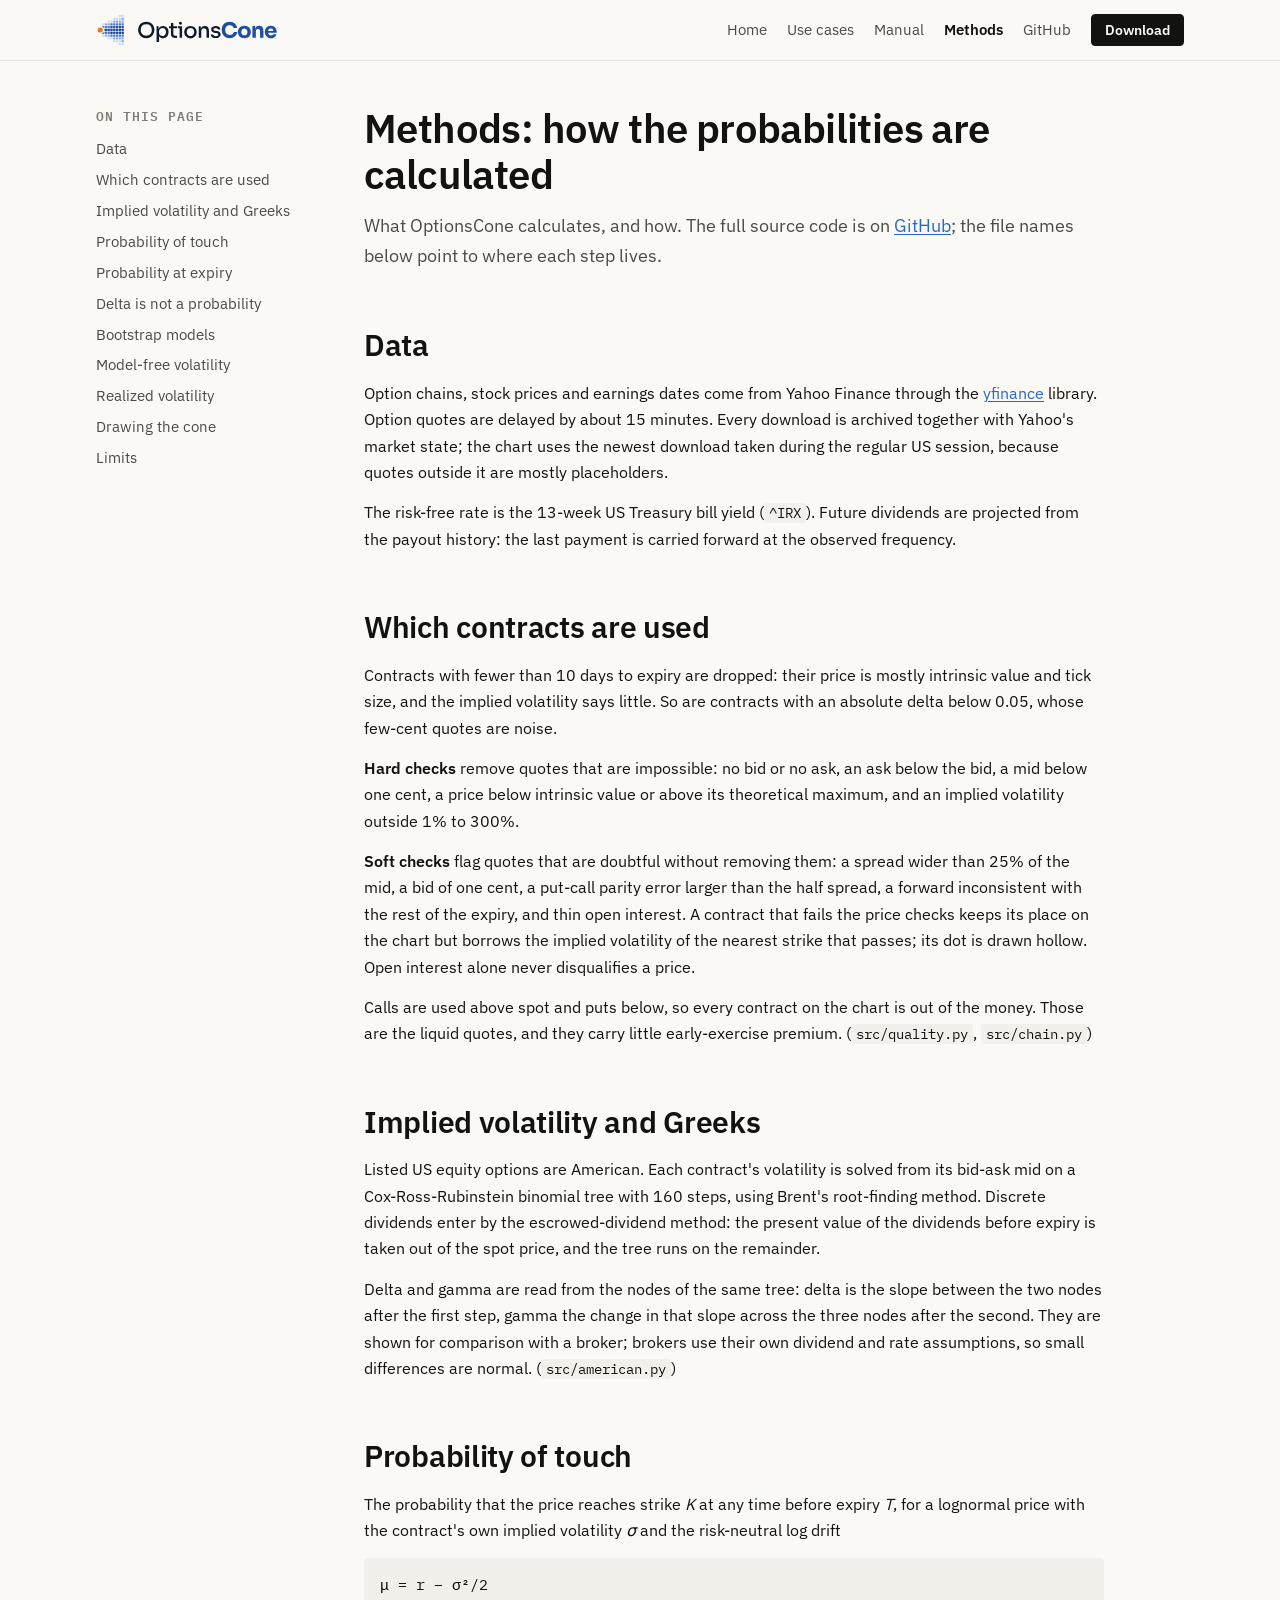
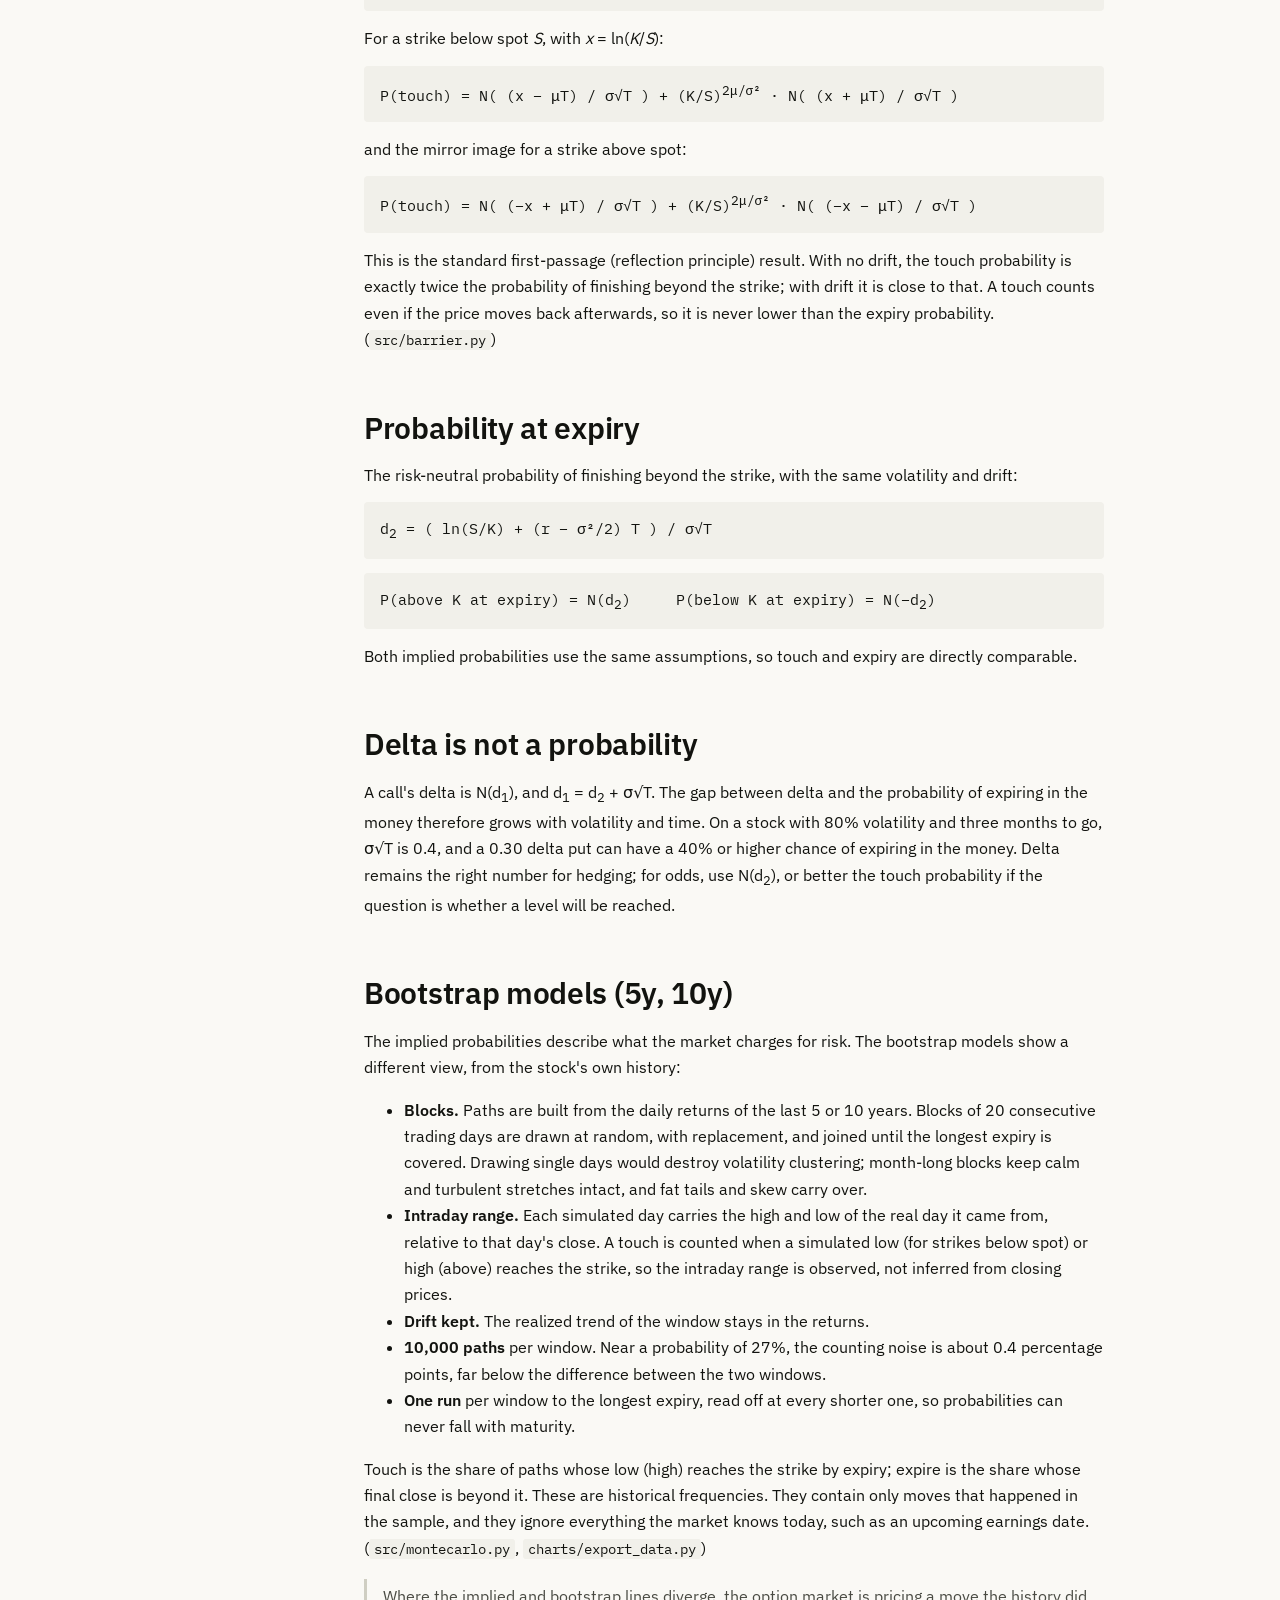
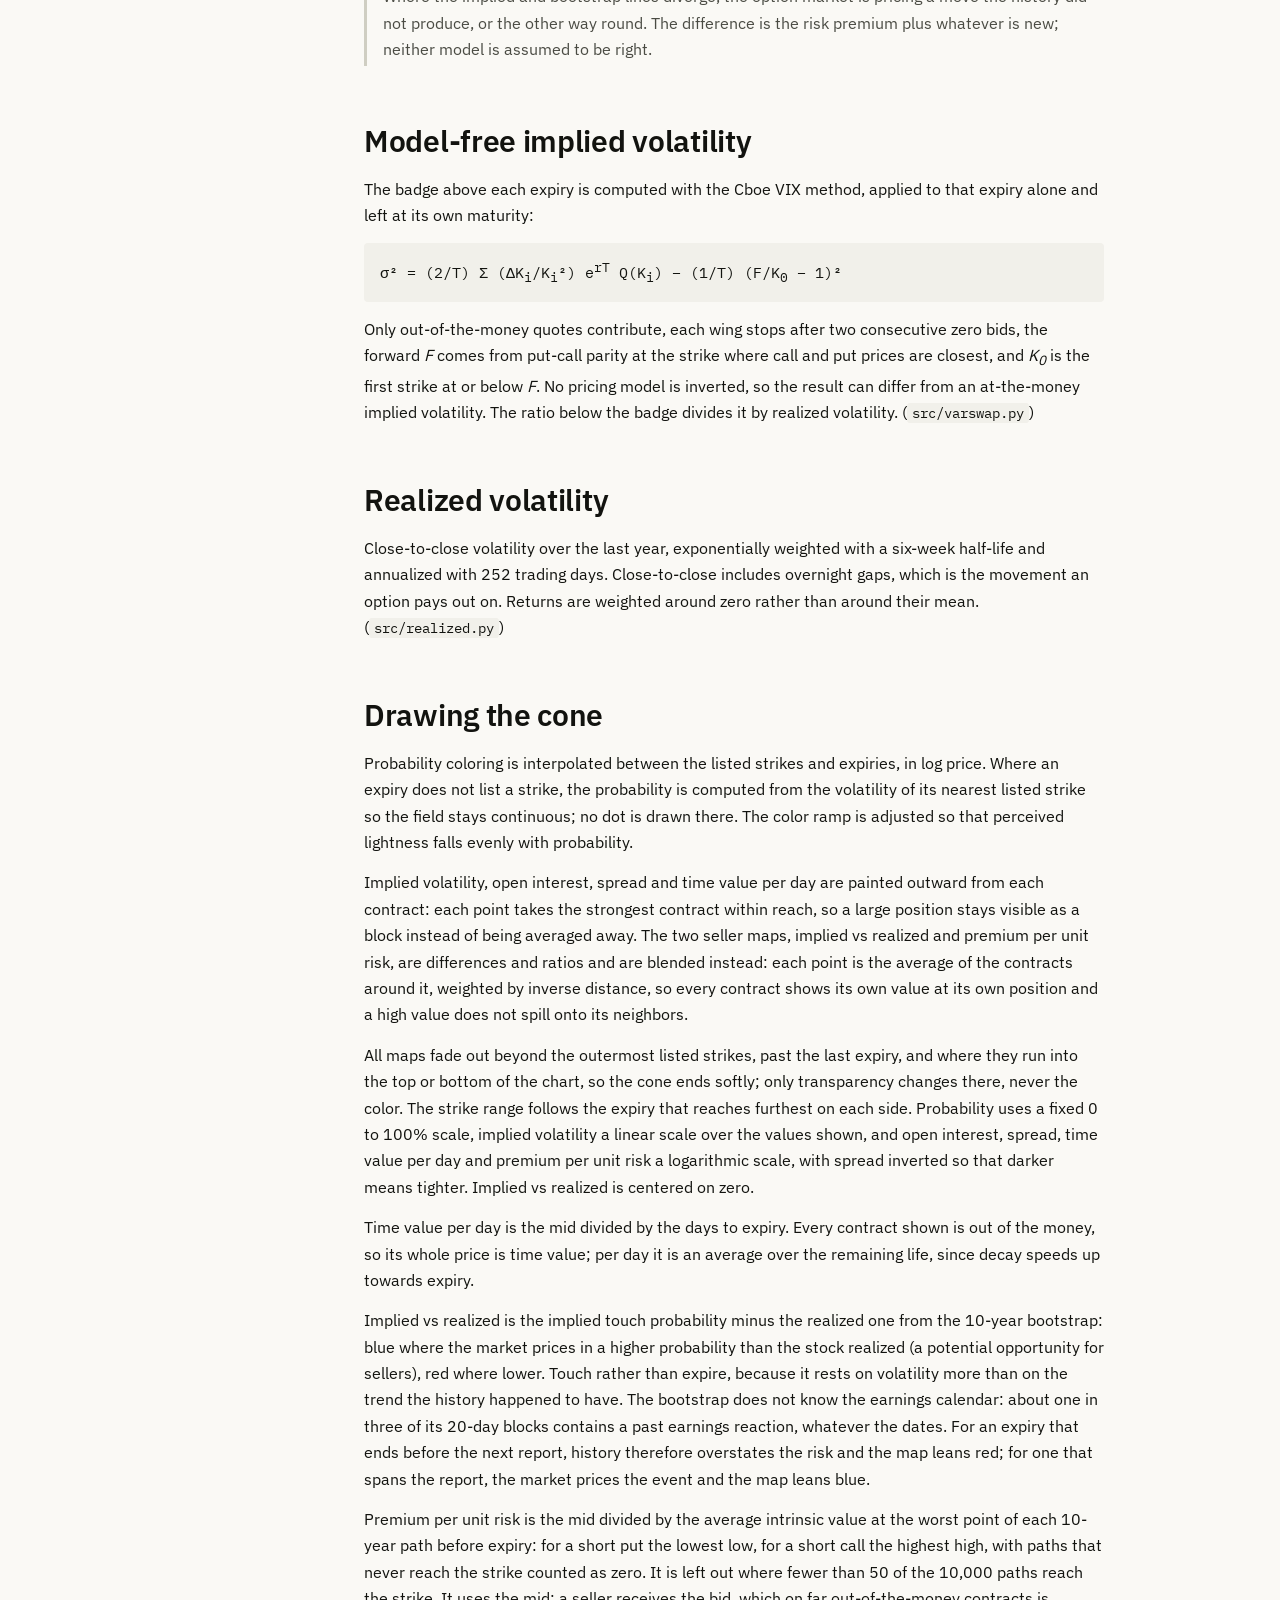
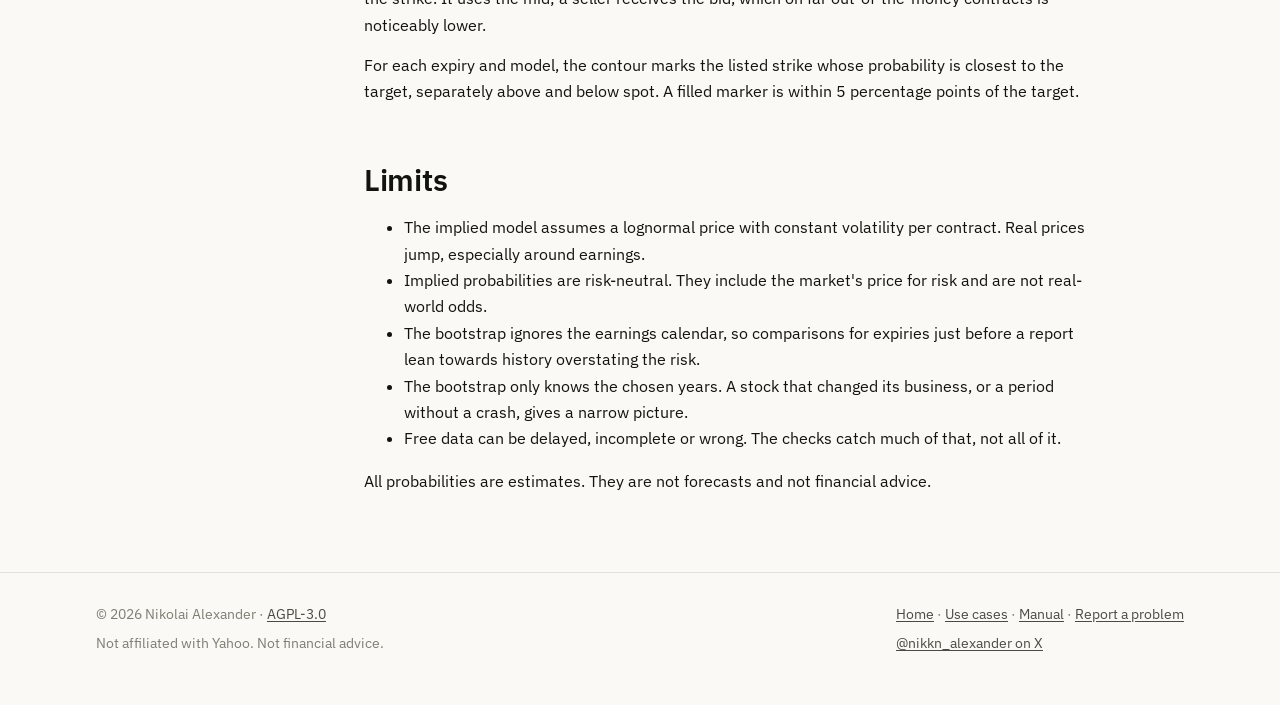
<file: docs/methods.html>
<!doctype html>
<html lang="en">
<head>
<meta charset="utf-8">
<meta name="viewport" content="width=device-width, initial-scale=1">
<title>How to calculate probability of touch and expiry | OptionsCone</title>
<meta name="description" content="How OptionsCone computes touch and expiry probabilities: American binomial IV, the first-passage formula, N(d2) vs. delta and a block bootstrap.">
<link rel="canonical" href="https://nikkn.github.io/OptionsCone/methods.html">
<link rel="icon" href="brand/favicon-16.svg" type="image/svg+xml">
<link rel="apple-touch-icon" href="brand/apple-touch-icon.png">
<meta property="og:type" content="article">
<meta property="og:title" content="How OptionsCone calculates touch and expiry probabilities">
<meta property="og:description" content="American binomial IV, the first-passage formula, delta vs. N(d2) and a block bootstrap with intraday highs and lows.">
<meta property="og:url" content="https://nikkn.github.io/OptionsCone/methods.html">
<meta property="og:image" content="https://nikkn.github.io/OptionsCone/img/social.png?v=6">
<meta property="og:image:width" content="1200">
<meta property="og:image:height" content="630">
<meta property="og:image:alt" content="OptionsCone: a probability cone over the listed option strikes of a stock, with implied and historical contour lines.">
<meta property="og:site_name" content="OptionsCone">
<meta name="twitter:card" content="summary_large_image">
<link rel="stylesheet" href="style.css">
</head>
<body>

<header class="site-head">
  <div class="wrap">
    <a class="brand" href="./"><picture><source media="(prefers-color-scheme: dark)" srcset="brand/optionscone-wordmark-dark.svg"><img src="brand/optionscone-wordmark-light.svg" alt="OptionsCone" width="183" height="34"></picture></a>
    <nav class="site-nav" aria-label="Main">
      <a href="./">Home</a>
      <a href="use-cases.html">Use cases</a>
      <a href="manual.html">Manual</a>
      <a href="methods.html" aria-current="page">Methods</a>
      <a href="https://github.com/nikkn/OptionsCone">GitHub</a>
      <a class="btn small primary" href="https://github.com/nikkn/OptionsCone/releases/latest">Download</a>
    </nav>
  </div>
</header>

<main class="wrap">
<div class="doc">

  <nav class="toc" aria-label="On this page">
    <p>On this page</p>
    <ul>
      <li><a href="#data">Data</a></li>
      <li><a href="#filters">Which contracts are used</a></li>
      <li><a href="#iv">Implied volatility and Greeks</a></li>
      <li><a href="#touch">Probability of touch</a></li>
      <li><a href="#expire">Probability at expiry</a></li>
      <li><a href="#delta">Delta is not a probability</a></li>
      <li><a href="#bootstrap">Bootstrap models</a></li>
      <li><a href="#mfiv">Model-free volatility</a></li>
      <li><a href="#rv">Realized volatility</a></li>
      <li><a href="#cone">Drawing the cone</a></li>
      <li><a href="#limits">Limits</a></li>
    </ul>
  </nav>

  <article class="prose">
    <h1>Methods: how the probabilities are calculated</h1>
    <p class="lede">What OptionsCone calculates, and how. The full source code is on <a href="https://github.com/nikkn/OptionsCone">GitHub</a>; the file names below point to where each step lives.</p>

    <h2 id="data">Data</h2>
    <p>Option chains, stock prices and earnings dates come from Yahoo Finance through the <a href="https://github.com/ranaroussi/yfinance">yfinance</a> library. Option quotes are delayed by about 15 minutes. Every download is archived together with Yahoo's market state; the chart uses the newest download taken during the regular US session, because quotes outside it are mostly placeholders.</p>
    <p>The risk-free rate is the 13-week US Treasury bill yield (<code>^IRX</code>). Future dividends are projected from the payout history: the last payment is carried forward at the observed frequency.</p>

    <h2 id="filters">Which contracts are used</h2>
    <p>Contracts with fewer than 10 days to expiry are dropped: their price is mostly intrinsic value and tick size, and the implied volatility says little. So are contracts with an absolute delta below 0.05, whose few-cent quotes are noise.</p>
    <p><strong>Hard checks</strong> remove quotes that are impossible: no bid or no ask, an ask below the bid, a mid below one cent, a price below intrinsic value or above its theoretical maximum, and an implied volatility outside 1% to 300%.</p>
    <p><strong>Soft checks</strong> flag quotes that are doubtful without removing them: a spread wider than 25% of the mid, a bid of one cent, a put-call parity error larger than the half spread, a forward inconsistent with the rest of the expiry, and thin open interest. A contract that fails the price checks keeps its place on the chart but borrows the implied volatility of the nearest strike that passes; its dot is drawn hollow. Open interest alone never disqualifies a price.</p>
    <p>Calls are used above spot and puts below, so every contract on the chart is out of the money. Those are the liquid quotes, and they carry little early-exercise premium. (<code>src/quality.py</code>, <code>src/chain.py</code>)</p>

    <h2 id="iv">Implied volatility and Greeks</h2>
    <p>Listed US equity options are American. Each contract's volatility is solved from its bid-ask mid on a Cox-Ross-Rubinstein binomial tree with 160 steps, using Brent's root-finding method. Discrete dividends enter by the escrowed-dividend method: the present value of the dividends before expiry is taken out of the spot price, and the tree runs on the remainder.</p>
    <p>Delta and gamma are read from the nodes of the same tree: delta is the slope between the two nodes after the first step, gamma the change in that slope across the three nodes after the second. They are shown for comparison with a broker; brokers use their own dividend and rate assumptions, so small differences are normal. (<code>src/american.py</code>)</p>

    <h2 id="touch">Probability of touch</h2>
    <p>The probability that the price reaches strike <var>K</var> at any time before expiry <var>T</var>, for a lognormal price with the contract's own implied volatility <var>&sigma;</var> and the risk-neutral log drift</p>
    <p class="formula">&mu; = r &minus; &sigma;&sup2;/2</p>
    <p>For a strike below spot <var>S</var>, with <var>x</var> = ln(<var>K</var>/<var>S</var>):</p>
    <p class="formula">P(touch) = N( (x &minus; &mu;T) / &sigma;&radic;T ) + (K/S)<sup>2&mu;/&sigma;&sup2;</sup> &middot; N( (x + &mu;T) / &sigma;&radic;T )</p>
    <p>and the mirror image for a strike above spot:</p>
    <p class="formula">P(touch) = N( (&minus;x + &mu;T) / &sigma;&radic;T ) + (K/S)<sup>2&mu;/&sigma;&sup2;</sup> &middot; N( (&minus;x &minus; &mu;T) / &sigma;&radic;T )</p>
    <p>This is the standard first-passage (reflection principle) result. With no drift, the touch probability is exactly twice the probability of finishing beyond the strike; with drift it is close to that. A touch counts even if the price moves back afterwards, so it is never lower than the expiry probability. (<code>src/barrier.py</code>)</p>

    <h2 id="expire">Probability at expiry</h2>
    <p>The risk-neutral probability of finishing beyond the strike, with the same volatility and drift:</p>
    <p class="formula">d<sub>2</sub> = ( ln(S/K) + (r &minus; &sigma;&sup2;/2) T ) / &sigma;&radic;T</p>
    <p class="formula">P(above K at expiry) = N(d<sub>2</sub>) &nbsp;&nbsp;&nbsp; P(below K at expiry) = N(&minus;d<sub>2</sub>)</p>
    <p>Both implied probabilities use the same assumptions, so touch and expiry are directly comparable.</p>

    <h2 id="delta">Delta is not a probability</h2>
    <p>A call's delta is N(d<sub>1</sub>), and d<sub>1</sub> = d<sub>2</sub> + &sigma;&radic;T. The gap between delta and the probability of expiring in the money therefore grows with volatility and time. On a stock with 80% volatility and three months to go, &sigma;&radic;T is 0.4, and a 0.30 delta put can have a 40% or higher chance of expiring in the money. Delta remains the right number for hedging; for odds, use N(d<sub>2</sub>), or better the touch probability if the question is whether a level will be reached.</p>

    <h2 id="bootstrap">Bootstrap models (5y, 10y)</h2>
    <p>The implied probabilities describe what the market charges for risk. The bootstrap models show a different view, from the stock's own history:</p>
    <ul>
      <li><strong>Blocks.</strong> Paths are built from the daily returns of the last 5 or 10 years. Blocks of 20 consecutive trading days are drawn at random, with replacement, and joined until the longest expiry is covered. Drawing single days would destroy volatility clustering; month-long blocks keep calm and turbulent stretches intact, and fat tails and skew carry over.</li>
      <li><strong>Intraday range.</strong> Each simulated day carries the high and low of the real day it came from, relative to that day's close. A touch is counted when a simulated low (for strikes below spot) or high (above) reaches the strike, so the intraday range is observed, not inferred from closing prices.</li>
      <li><strong>Drift kept.</strong> The realized trend of the window stays in the returns.</li>
      <li><strong>10,000 paths</strong> per window. Near a probability of 27%, the counting noise is about 0.4 percentage points, far below the difference between the two windows.</li>
      <li><strong>One run</strong> per window to the longest expiry, read off at every shorter one, so probabilities can never fall with maturity.</li>
    </ul>
    <p>Touch is the share of paths whose low (high) reaches the strike by expiry; expire is the share whose final close is beyond it. These are historical frequencies. They contain only moves that happened in the sample, and they ignore everything the market knows today, such as an upcoming earnings date. (<code>src/montecarlo.py</code>, <code>charts/export_data.py</code>)</p>
    <div class="note">Where the implied and bootstrap lines diverge, the option market is pricing a move the history did not produce, or the other way round. The difference is the risk premium plus whatever is new; neither model is assumed to be right.</div>

    <h2 id="mfiv">Model-free implied volatility</h2>
    <p>The badge above each expiry is computed with the Cboe VIX method, applied to that expiry alone and left at its own maturity:</p>
    <p class="formula">&sigma;&sup2; = (2/T) &Sigma; (&Delta;K<sub>i</sub>/K<sub>i</sub>&sup2;) e<sup>rT</sup> Q(K<sub>i</sub>) &minus; (1/T) (F/K<sub>0</sub> &minus; 1)&sup2;</p>
    <p>Only out-of-the-money quotes contribute, each wing stops after two consecutive zero bids, the forward <var>F</var> comes from put-call parity at the strike where call and put prices are closest, and <var>K<sub>0</sub></var> is the first strike at or below <var>F</var>. No pricing model is inverted, so the result can differ from an at-the-money implied volatility. The ratio below the badge divides it by realized volatility. (<code>src/varswap.py</code>)</p>

    <h2 id="rv">Realized volatility</h2>
    <p>Close-to-close volatility over the last year, exponentially weighted with a six-week half-life and annualized with 252 trading days. Close-to-close includes overnight gaps, which is the movement an option pays out on. Returns are weighted around zero rather than around their mean. (<code>src/realized.py</code>)</p>

    <h2 id="cone">Drawing the cone</h2>
    <p>Probability coloring is interpolated between the listed strikes and expiries, in log price. Where an expiry does not list a strike, the probability is computed from the volatility of its nearest listed strike so the field stays continuous; no dot is drawn there. The color ramp is adjusted so that perceived lightness falls evenly with probability.</p>
    <p>Implied volatility, open interest, spread and time value per day are painted outward from each contract: each point takes the strongest contract within reach, so a large position stays visible as a block instead of being averaged away. The two seller maps, implied vs realized and premium per unit risk, are differences and ratios and are blended instead: each point is the average of the contracts around it, weighted by inverse distance, so every contract shows its own value at its own position and a high value does not spill onto its neighbors.</p>
    <p>All maps fade out beyond the outermost listed strikes, past the last expiry, and where they run into the top or bottom of the chart, so the cone ends softly; only transparency changes there, never the color. The strike range follows the expiry that reaches furthest on each side. Probability uses a fixed 0 to 100% scale, implied volatility a linear scale over the values shown, and open interest, spread, time value per day and premium per unit risk a logarithmic scale, with spread inverted so that darker means tighter. Implied vs realized is centered on zero.</p>
    <p>Time value per day is the mid divided by the days to expiry. Every contract shown is out of the money, so its whole price is time value; per day it is an average over the remaining life, since decay speeds up towards expiry.</p>
    <p>Implied vs realized is the implied touch probability minus the realized one from the 10-year bootstrap: blue where the market prices in a higher probability than the stock realized (a potential opportunity for sellers), red where lower. Touch rather than expire, because it rests on volatility more than on the trend the history happened to have. The bootstrap does not know the earnings calendar: about one in three of its 20-day blocks contains a past earnings reaction, whatever the dates. For an expiry that ends before the next report, history therefore overstates the risk and the map leans red; for one that spans the report, the market prices the event and the map leans blue.</p>
    <p>Premium per unit risk is the mid divided by the average intrinsic value at the worst point of each 10-year path before expiry: for a short put the lowest low, for a short call the highest high, with paths that never reach the strike counted as zero. It is left out where fewer than 50 of the 10,000 paths reach the strike. It uses the mid; a seller receives the bid, which on far out-of-the-money contracts is noticeably lower.</p>
    <p>For each expiry and model, the contour marks the listed strike whose probability is closest to the target, separately above and below spot. A filled marker is within 5 percentage points of the target.</p>

    <h2 id="limits">Limits</h2>
    <ul>
      <li>The implied model assumes a lognormal price with constant volatility per contract. Real prices jump, especially around earnings.</li>
      <li>Implied probabilities are risk-neutral. They include the market's price for risk and are not real-world odds.</li>
      <li>The bootstrap ignores the earnings calendar, so comparisons for expiries just before a report lean towards history overstating the risk.</li>
      <li>The bootstrap only knows the chosen years. A stock that changed its business, or a period without a crash, gives a narrow picture.</li>
      <li>Free data can be delayed, incomplete or wrong. The checks catch much of that, not all of it.</li>
    </ul>
    <p>All probabilities are estimates. They are not forecasts and not financial advice.</p>
  </article>

</div>
</main>

<footer class="site-foot">
  <div class="wrap">
    <div>
      <p>&copy; 2026 Nikolai Alexander &middot; <a href="https://github.com/nikkn/OptionsCone/blob/main/LICENSE">AGPL-3.0</a></p>
      <p>Not affiliated with Yahoo. Not financial advice.</p>
    </div>
    <div>
      <p><a href="./">Home</a> &middot; <a href="use-cases.html">Use cases</a> &middot; <a href="manual.html">Manual</a> &middot; <a href="https://github.com/nikkn/OptionsCone/issues">Report a problem</a></p>
      <p><a href="https://x.com/nikkn_alexander">@nikkn_alexander on X</a></p>
    </div>
  </div>
</footer>

</body>
</html>
</file>
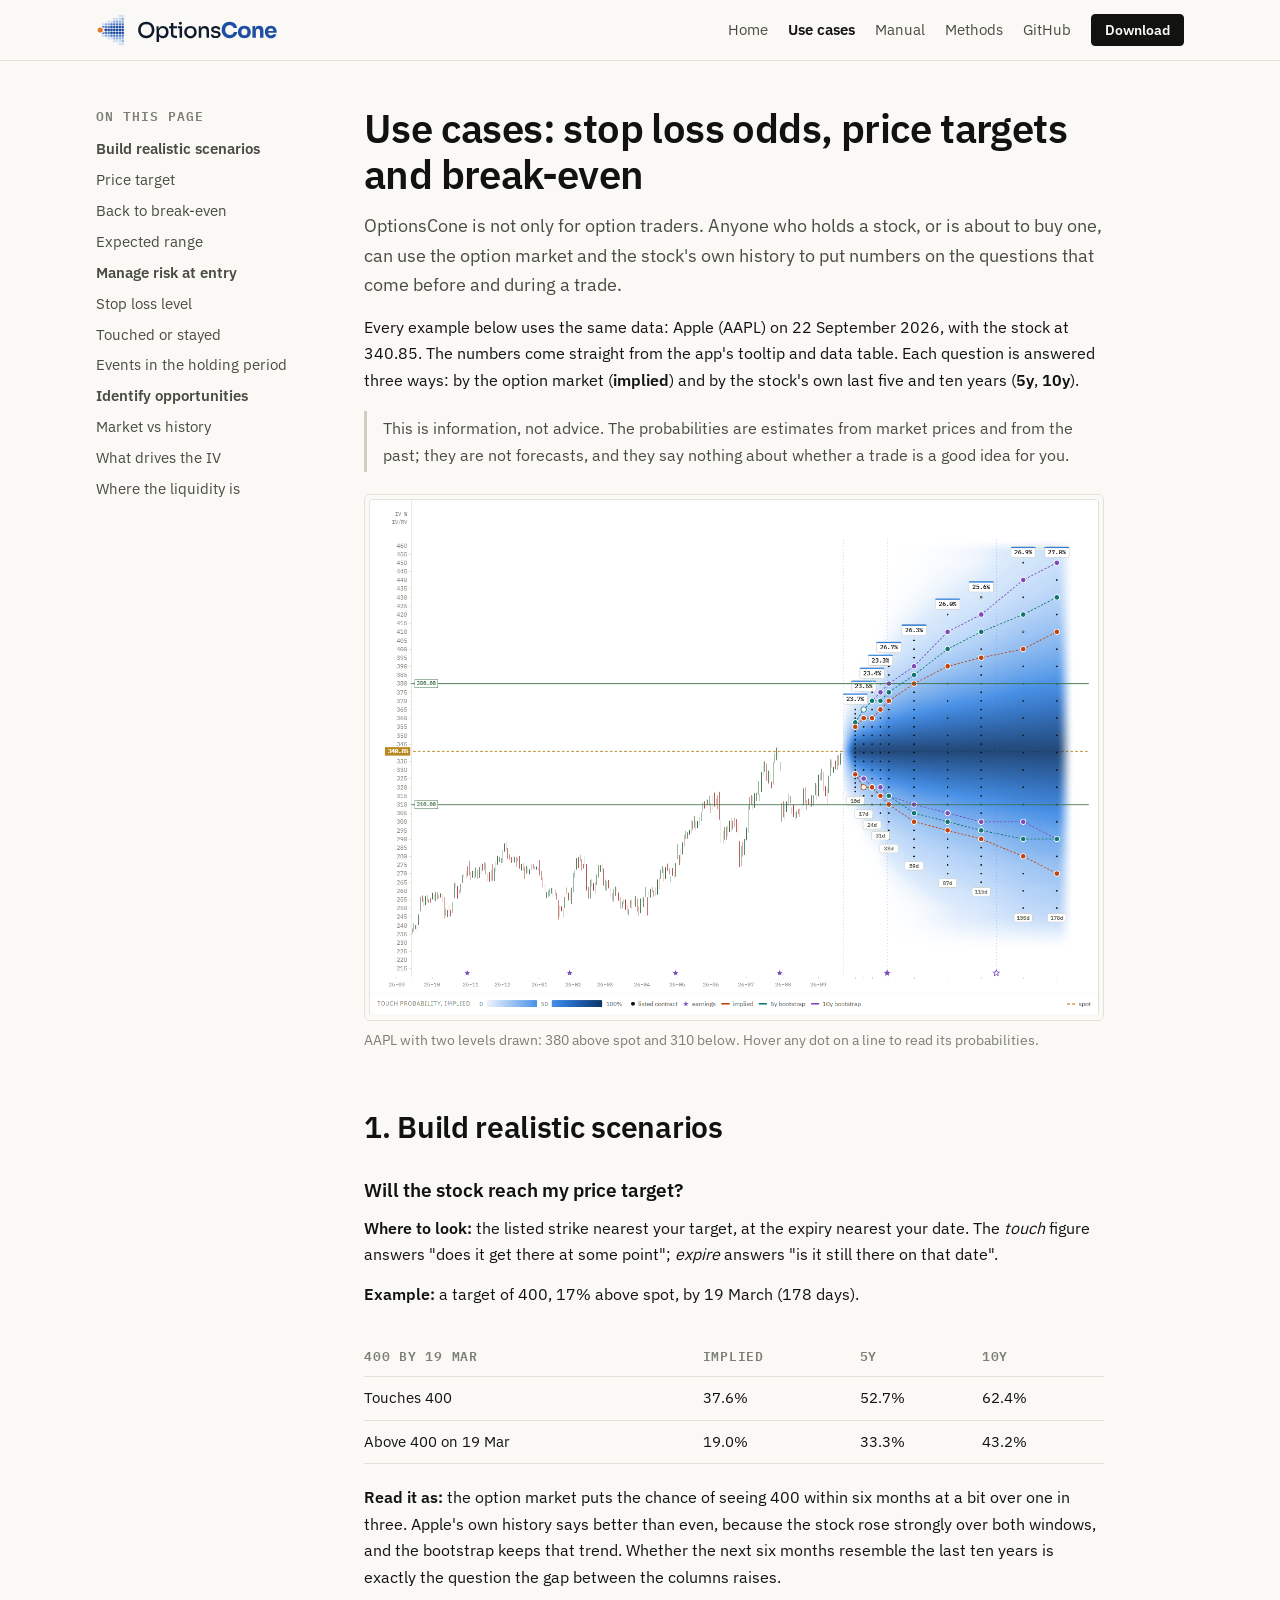
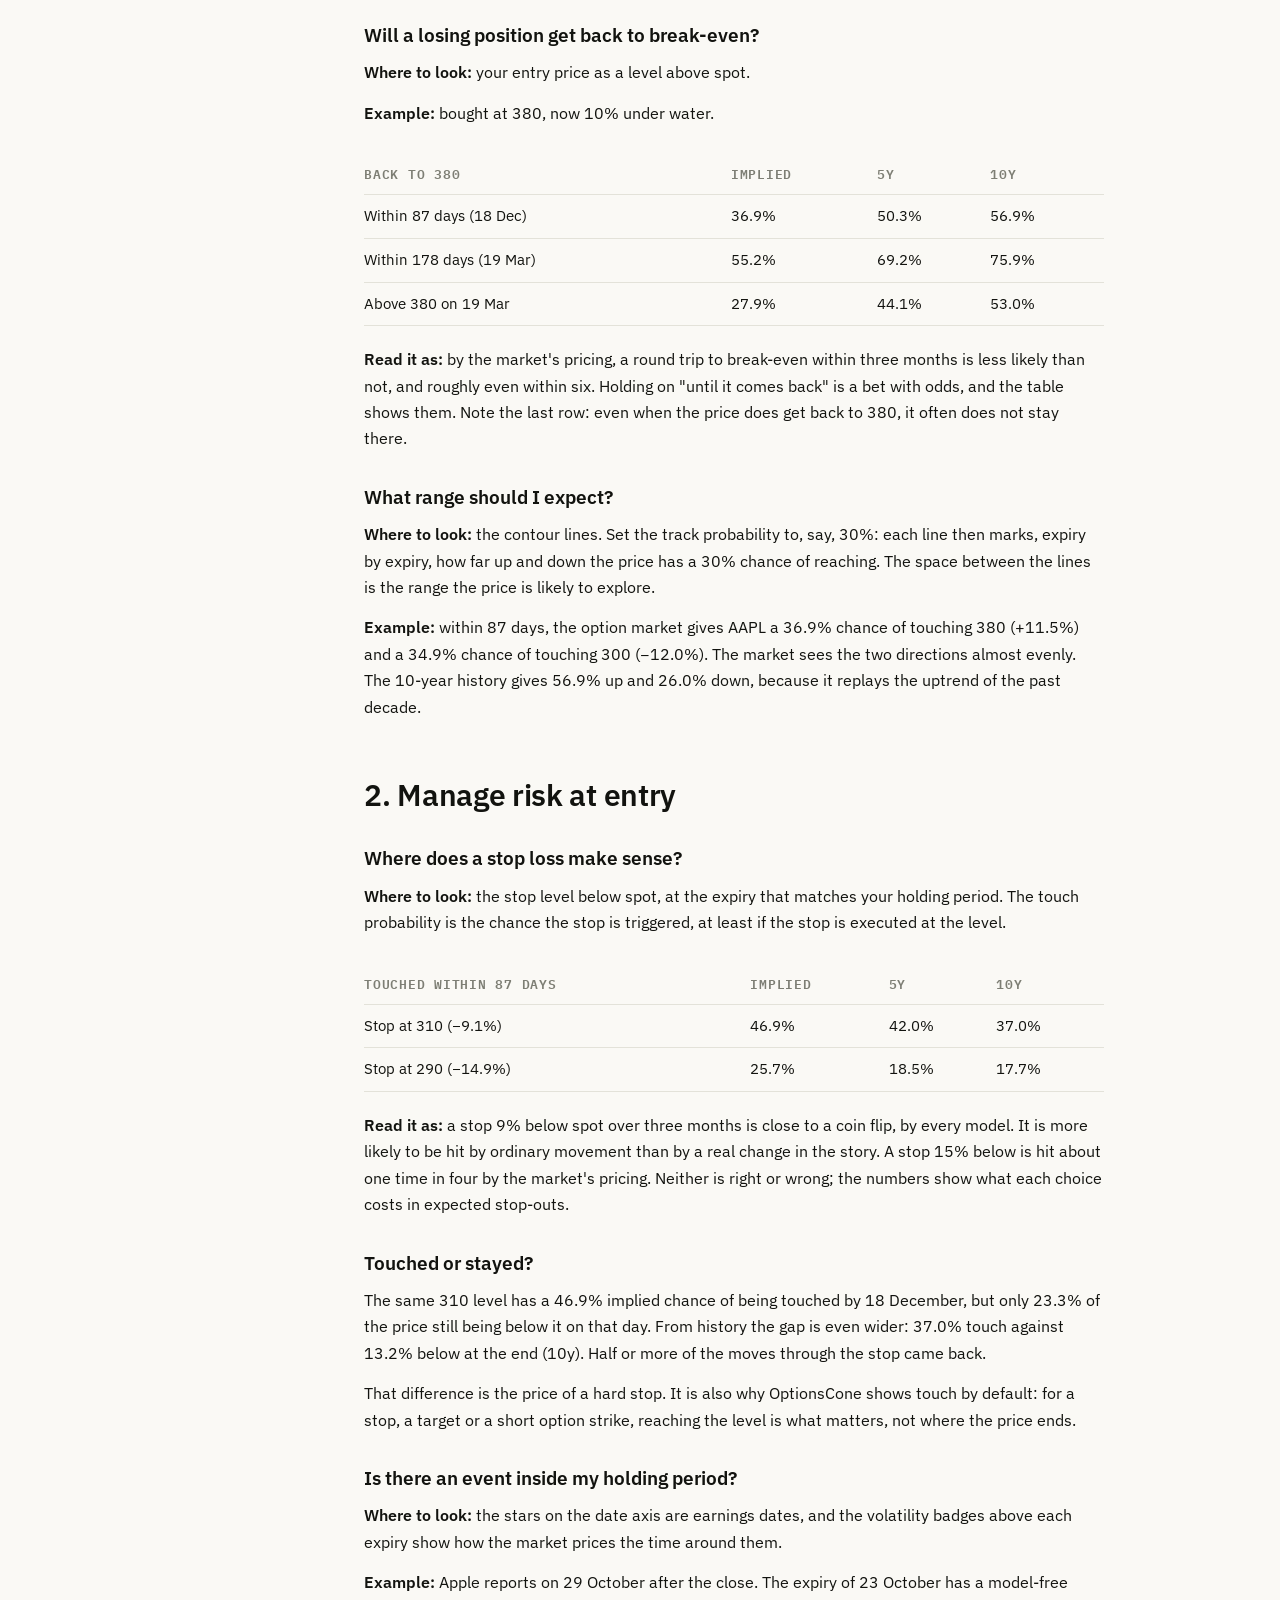
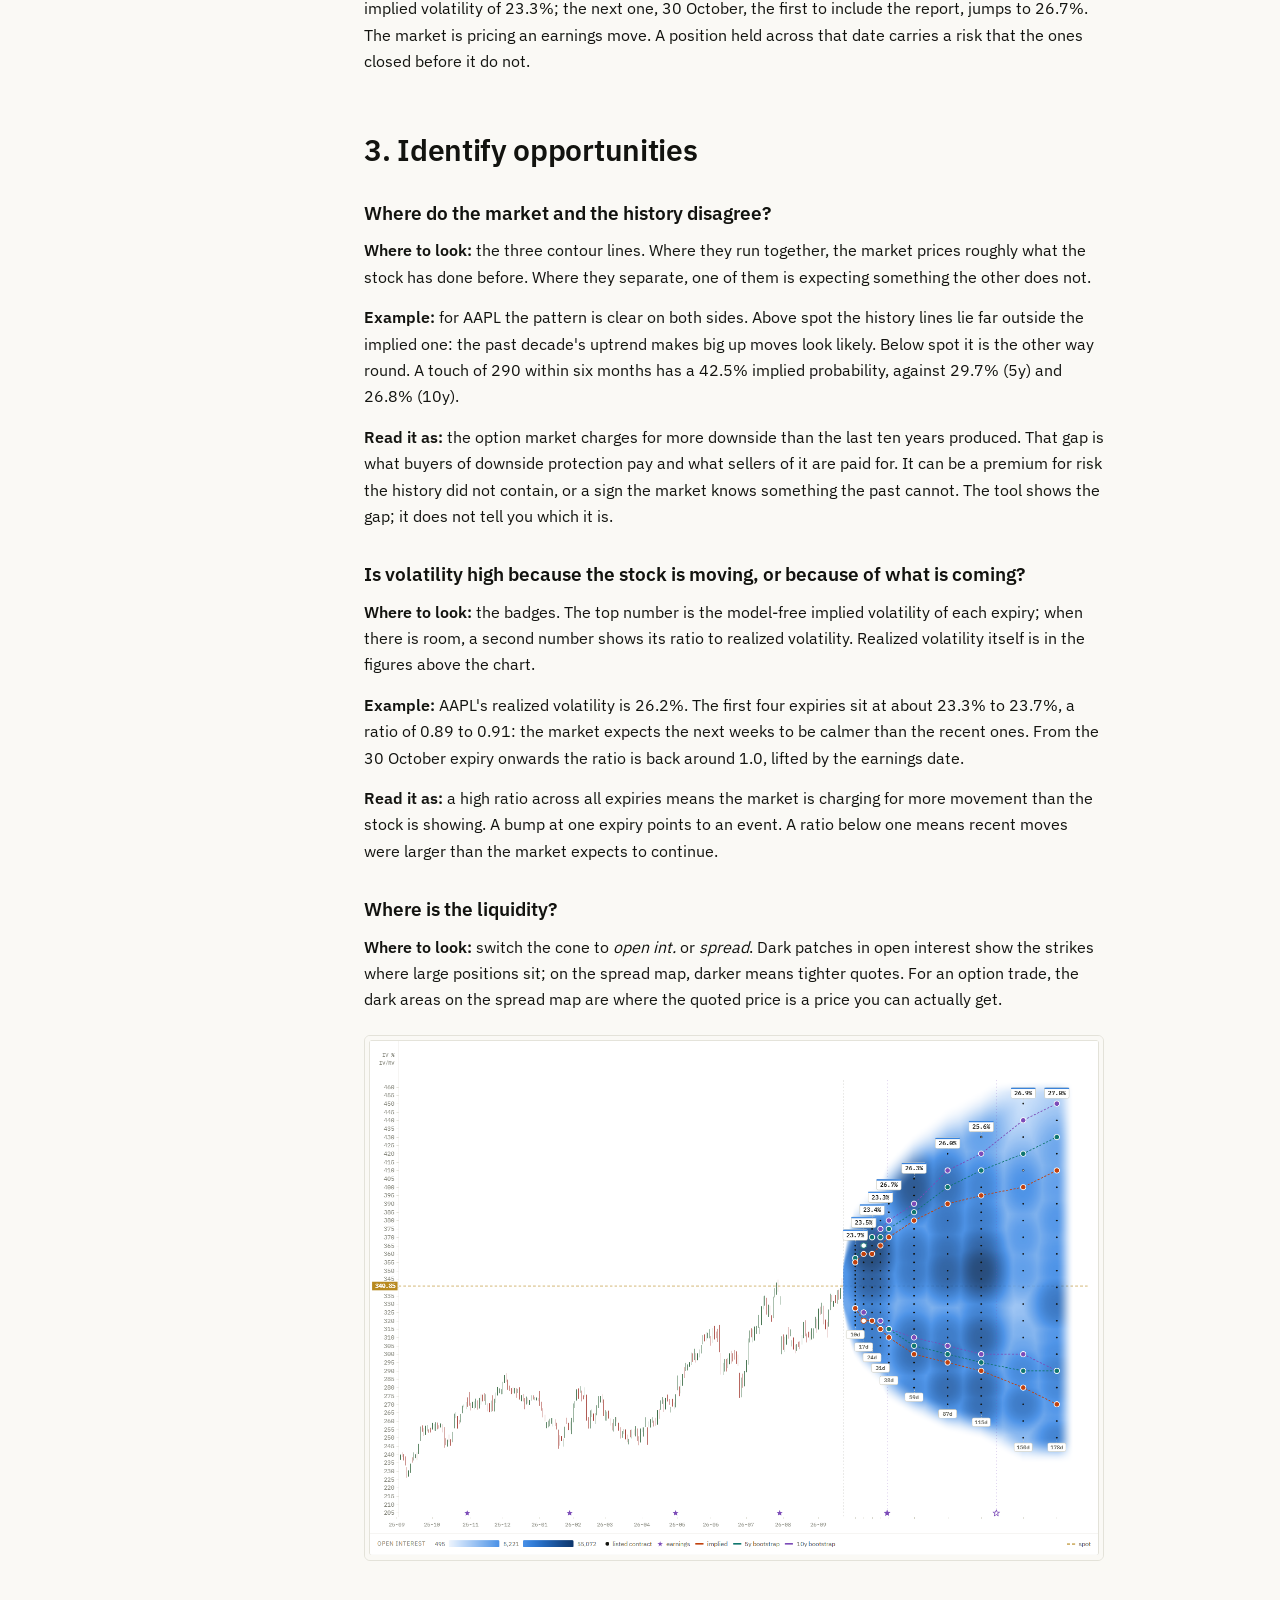
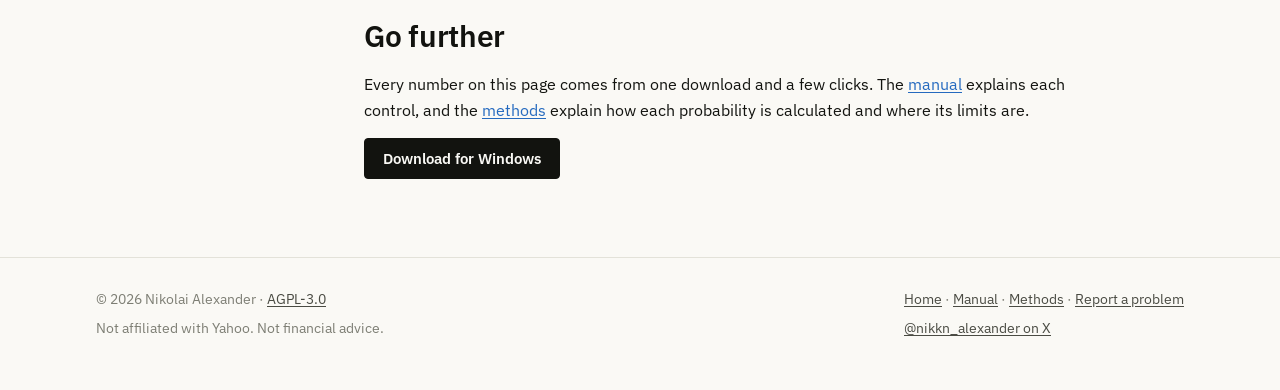
<file: docs/use-cases.html>
<!doctype html>
<html lang="en">
<head>
<meta charset="utf-8">
<meta name="viewport" content="width=device-width, initial-scale=1">
<title>Stop loss odds, break-even and price targets | OptionsCone</title>
<meta name="description" content="How likely is a stop loss to be hit, a price target reached, or a losing position back to break-even? Worked examples from option prices and history.">
<link rel="canonical" href="https://nikkn.github.io/OptionsCone/use-cases.html">
<link rel="icon" href="brand/favicon-16.svg" type="image/svg+xml">
<link rel="apple-touch-icon" href="brand/apple-touch-icon.png">
<meta property="og:type" content="article">
<meta property="og:title" content="What OptionsCone can tell you before and during a trade">
<meta property="og:description" content="Stop loss odds, break-even, price targets and implied vs. realized, with real numbers.">
<meta property="og:url" content="https://nikkn.github.io/OptionsCone/use-cases.html">
<meta property="og:image" content="https://nikkn.github.io/OptionsCone/img/social.png?v=6">
<meta property="og:image:width" content="1200">
<meta property="og:image:height" content="630">
<meta property="og:image:alt" content="OptionsCone: a probability cone over the listed option strikes of a stock, with implied and historical contour lines.">
<meta property="og:site_name" content="OptionsCone">
<meta name="twitter:card" content="summary_large_image">
<link rel="stylesheet" href="style.css">
</head>
<body>

<header class="site-head">
  <div class="wrap">
    <a class="brand" href="./"><picture><source media="(prefers-color-scheme: dark)" srcset="brand/optionscone-wordmark-dark.svg"><img src="brand/optionscone-wordmark-light.svg" alt="OptionsCone" width="183" height="34"></picture></a>
    <nav class="site-nav" aria-label="Main">
      <a href="./">Home</a>
      <a href="use-cases.html" aria-current="page">Use cases</a>
      <a href="manual.html">Manual</a>
      <a href="methods.html">Methods</a>
      <a href="https://github.com/nikkn/OptionsCone">GitHub</a>
      <a class="btn small primary" href="https://github.com/nikkn/OptionsCone/releases/latest">Download</a>
    </nav>
  </div>
</header>

<main class="wrap">
<div class="doc">

  <nav class="toc" aria-label="On this page">
    <p>On this page</p>
    <ul>
      <li><a href="#scenarios"><strong>Build realistic scenarios</strong></a></li>
      <li><a href="#target">Price target</a></li>
      <li><a href="#breakeven">Back to break-even</a></li>
      <li><a href="#range">Expected range</a></li>
      <li><a href="#risk"><strong>Manage risk at entry</strong></a></li>
      <li><a href="#stop">Stop loss level</a></li>
      <li><a href="#touch-vs-close">Touched or stayed</a></li>
      <li><a href="#events">Events in the holding period</a></li>
      <li><a href="#opportunities"><strong>Identify opportunities</strong></a></li>
      <li><a href="#market-vs-history">Market vs history</a></li>
      <li><a href="#iv-driver">What drives the IV</a></li>
      <li><a href="#liquidity">Where the liquidity is</a></li>
    </ul>
  </nav>

  <article class="prose">
    <h1>Use cases: stop loss odds, price targets and break-even</h1>
    <p class="lede">OptionsCone is not only for option traders. Anyone who holds a stock, or is about to buy one, can use the option market and the stock's own history to put numbers on the questions that come before and during a trade.</p>
    <p>Every example below uses the same data: Apple (AAPL) on 22 September 2026, with the stock at 340.85. The numbers come straight from the app's tooltip and data table. Each question is answered three ways: by the option market (<strong>implied</strong>) and by the stock's own last five and ten years (<strong>5y</strong>, <strong>10y</strong>).</p>
    <div class="note">This is information, not advice. The probabilities are estimates from market prices and from the past; they are not forecasts, and they say nothing about whether a trade is a good idea for you.</div>

    <figure><img class="shot" src="img/chart-levels.png" width="1384" height="984" loading="lazy" alt="AAPL chart with horizontal lines at 380 (a break-even level) and 310 (a stop level) crossing the probability cone."><figcaption>AAPL with two levels drawn: 380 above spot and 310 below. Hover any dot on a line to read its probabilities.</figcaption></figure>

    <h2 id="scenarios">1. Build realistic scenarios</h2>

    <h3 id="target">Will the stock reach my price target?</h3>
    <p><strong>Where to look:</strong> the listed strike nearest your target, at the expiry nearest your date. The <em>touch</em> figure answers "does it get there at some point"; <em>expire</em> answers "is it still there on that date".</p>
    <p><strong>Example:</strong> a target of 400, 17% above spot, by 19 March (178 days).</p>
    <div class="table-scroll"><table>
      <tr><th>400 by 19 Mar</th><th>Implied</th><th>5y</th><th>10y</th></tr>
      <tr><td>Touches 400</td><td>37.6%</td><td>52.7%</td><td>62.4%</td></tr>
      <tr><td>Above 400 on 19 Mar</td><td>19.0%</td><td>33.3%</td><td>43.2%</td></tr>
    </table></div>
    <p><strong>Read it as:</strong> the option market puts the chance of seeing 400 within six months at a bit over one in three. Apple's own history says better than even, because the stock rose strongly over both windows, and the bootstrap keeps that trend. Whether the next six months resemble the last ten years is exactly the question the gap between the columns raises.</p>

    <h3 id="breakeven">Will a losing position get back to break-even?</h3>
    <p><strong>Where to look:</strong> your entry price as a level above spot.</p>
    <p><strong>Example:</strong> bought at 380, now 10% under water.</p>
    <div class="table-scroll"><table>
      <tr><th>Back to 380</th><th>Implied</th><th>5y</th><th>10y</th></tr>
      <tr><td>Within 87 days (18 Dec)</td><td>36.9%</td><td>50.3%</td><td>56.9%</td></tr>
      <tr><td>Within 178 days (19 Mar)</td><td>55.2%</td><td>69.2%</td><td>75.9%</td></tr>
      <tr><td>Above 380 on 19 Mar</td><td>27.9%</td><td>44.1%</td><td>53.0%</td></tr>
    </table></div>
    <p><strong>Read it as:</strong> by the market's pricing, a round trip to break-even within three months is less likely than not, and roughly even within six. Holding on "until it comes back" is a bet with odds, and the table shows them. Note the last row: even when the price does get back to 380, it often does not stay there.</p>

    <h3 id="range">What range should I expect?</h3>
    <p><strong>Where to look:</strong> the contour lines. Set the track probability to, say, 30%: each line then marks, expiry by expiry, how far up and down the price has a 30% chance of reaching. The space between the lines is the range the price is likely to explore.</p>
    <p><strong>Example:</strong> within 87 days, the option market gives AAPL a 36.9% chance of touching 380 (+11.5%) and a 34.9% chance of touching 300 (&minus;12.0%). The market sees the two directions almost evenly. The 10-year history gives 56.9% up and 26.0% down, because it replays the uptrend of the past decade.</p>

    <h2 id="risk">2. Manage risk at entry</h2>

    <h3 id="stop">Where does a stop loss make sense?</h3>
    <p><strong>Where to look:</strong> the stop level below spot, at the expiry that matches your holding period. The touch probability is the chance the stop is triggered, at least if the stop is executed at the level.</p>
    <div class="table-scroll"><table>
      <tr><th>Touched within 87 days</th><th>Implied</th><th>5y</th><th>10y</th></tr>
      <tr><td>Stop at 310 (&minus;9.1%)</td><td>46.9%</td><td>42.0%</td><td>37.0%</td></tr>
      <tr><td>Stop at 290 (&minus;14.9%)</td><td>25.7%</td><td>18.5%</td><td>17.7%</td></tr>
    </table></div>
    <p><strong>Read it as:</strong> a stop 9% below spot over three months is close to a coin flip, by every model. It is more likely to be hit by ordinary movement than by a real change in the story. A stop 15% below is hit about one time in four by the market's pricing. Neither is right or wrong; the numbers show what each choice costs in expected stop-outs.</p>

    <h3 id="touch-vs-close">Touched or stayed?</h3>
    <p>The same 310 level has a 46.9% implied chance of being touched by 18 December, but only 23.3% of the price still being below it on that day. From history the gap is even wider: 37.0% touch against 13.2% below at the end (10y). Half or more of the moves through the stop came back.</p>
    <p>That difference is the price of a hard stop. It is also why OptionsCone shows touch by default: for a stop, a target or a short option strike, reaching the level is what matters, not where the price ends.</p>

    <h3 id="events">Is there an event inside my holding period?</h3>
    <p><strong>Where to look:</strong> the stars on the date axis are earnings dates, and the volatility badges above each expiry show how the market prices the time around them.</p>
    <p><strong>Example:</strong> Apple reports on 29 October after the close. The expiry of 23 October has a model-free implied volatility of 23.3%; the next one, 30 October, the first to include the report, jumps to 26.7%. The market is pricing an earnings move. A position held across that date carries a risk that the ones closed before it do not.</p>

    <h2 id="opportunities">3. Identify opportunities</h2>

    <h3 id="market-vs-history">Where do the market and the history disagree?</h3>
    <p><strong>Where to look:</strong> the three contour lines. Where they run together, the market prices roughly what the stock has done before. Where they separate, one of them is expecting something the other does not.</p>
    <p><strong>Example:</strong> for AAPL the pattern is clear on both sides. Above spot the history lines lie far outside the implied one: the past decade's uptrend makes big up moves look likely. Below spot it is the other way round. A touch of 290 within six months has a 42.5% implied probability, against 29.7% (5y) and 26.8% (10y).</p>
    <p><strong>Read it as:</strong> the option market charges for more downside than the last ten years produced. That gap is what buyers of downside protection pay and what sellers of it are paid for. It can be a premium for risk the history did not contain, or a sign the market knows something the past cannot. The tool shows the gap; it does not tell you which it is.</p>

    <h3 id="iv-driver">Is volatility high because the stock is moving, or because of what is coming?</h3>
    <p><strong>Where to look:</strong> the badges. The top number is the model-free implied volatility of each expiry; when there is room, a second number shows its ratio to realized volatility. Realized volatility itself is in the figures above the chart.</p>
    <p><strong>Example:</strong> AAPL's realized volatility is 26.2%. The first four expiries sit at about 23.3% to 23.7%, a ratio of 0.89 to 0.91: the market expects the next weeks to be calmer than the recent ones. From the 30 October expiry onwards the ratio is back around 1.0, lifted by the earnings date.</p>
    <p><strong>Read it as:</strong> a high ratio across all expiries means the market is charging for more movement than the stock is showing. A bump at one expiry points to an event. A ratio below one means recent moves were larger than the market expects to continue.</p>

    <h3 id="liquidity">Where is the liquidity?</h3>
    <p><strong>Where to look:</strong> switch the cone to <em>open int.</em> or <em>spread</em>. Dark patches in open interest show the strikes where large positions sit; on the spread map, darker means tighter quotes. For an option trade, the dark areas on the spread map are where the quoted price is a price you can actually get.</p>
    <figure><img class="shot" src="img/chart-oi.png" width="1384" height="984" loading="lazy" alt="AAPL cone colored by open interest."></figure>

    <h2>Go further</h2>
    <p>Every number on this page comes from one download and a few clicks. The <a href="manual.html">manual</a> explains each control, and the <a href="methods.html">methods</a> explain how each probability is calculated and where its limits are.</p>
    <p><a class="btn primary" href="https://github.com/nikkn/OptionsCone/releases/latest">Download for Windows</a></p>
  </article>

</div>
</main>

<footer class="site-foot">
  <div class="wrap">
    <div>
      <p>&copy; 2026 Nikolai Alexander &middot; <a href="https://github.com/nikkn/OptionsCone/blob/main/LICENSE">AGPL-3.0</a></p>
      <p>Not affiliated with Yahoo. Not financial advice.</p>
    </div>
    <div>
      <p><a href="./">Home</a> &middot; <a href="manual.html">Manual</a> &middot; <a href="methods.html">Methods</a> &middot; <a href="https://github.com/nikkn/OptionsCone/issues">Report a problem</a></p>
      <p><a href="https://x.com/nikkn_alexander">@nikkn_alexander on X</a></p>
    </div>
  </div>
</footer>

</body>
</html>
</file>
<file: docs/style.css>
/* IBM Plex, served from this site (SIL Open Font License, see fonts/OFL.txt) */
@font-face { font-family: "IBM Plex Sans"; font-style: normal; font-weight: 400; font-display: swap; src: url("fonts/ibm-plex-sans-400.woff2") format("woff2"); }
@font-face { font-family: "IBM Plex Sans"; font-style: normal; font-weight: 600; font-display: swap; src: url("fonts/ibm-plex-sans-600.woff2") format("woff2"); }
@font-face { font-family: "IBM Plex Mono"; font-style: normal; font-weight: 400; font-display: swap; src: url("fonts/ibm-plex-mono-400.woff2") format("woff2"); }
@font-face { font-family: "IBM Plex Mono"; font-style: normal; font-weight: 600; font-display: swap; src: url("fonts/ibm-plex-mono-600.woff2") format("woff2"); }

:root {
  --bg: #faf9f5; --panel: #ffffff; --ink: #12130f; --ink-2: #4a4b43; --ink-3: #7d7e74;
  --line: #e3e2d9; --line-2: #cfcec2; --accent: #256abf; --accent-ink: #ffffff;
  --track: #c2410c; --m5: #0f766e; --m10: #7c4bb8; --code: #f1f0ea;
  --sans: "IBM Plex Sans", system-ui, -apple-system, "Segoe UI", sans-serif;
  --mono: "IBM Plex Mono", ui-monospace, Consolas, monospace;
}
@media (prefers-color-scheme: dark) {
  :root:not([data-theme="light"]) {
    --bg: #15161a; --panel: #1c1e22; --ink: #f2f1ea; --ink-2: #c3c4b9; --ink-3: #8c8d83;
    --line: #2c2e33; --line-2: #3c3f45; --accent: #6da7ec; --accent-ink: #0b1220;
    --track: #fb923c; --m5: #2dd4bf; --m10: #c4a3f0; --code: #23252a;
  }
}
:root[data-theme="dark"] {
  --bg: #15161a; --panel: #1c1e22; --ink: #f2f1ea; --ink-2: #c3c4b9; --ink-3: #8c8d83;
  --line: #2c2e33; --line-2: #3c3f45; --accent: #6da7ec; --accent-ink: #0b1220;
  --track: #fb923c; --m5: #2dd4bf; --m10: #c4a3f0; --code: #23252a;
}

* { box-sizing: border-box; }
html { -webkit-text-size-adjust: 100%; }
body { margin: 0; background: var(--bg); color: var(--ink); font: 16px/1.65 var(--sans); }
img { max-width: 100%; height: auto; display: block; }
a { color: var(--accent); text-underline-offset: 2px; }
a:hover { text-decoration-thickness: 2px; }
code, kbd { font: 0.88em var(--mono); background: var(--code); border-radius: 3px; padding: 1px 5px; }
kbd { border: 1px solid var(--line-2); border-bottom-width: 2px; }
pre { font: 14px/1.5 var(--mono); background: var(--code); padding: 14px 16px; border-radius: 4px; overflow-x: auto; }
pre code { background: none; padding: 0; }

.wrap { max-width: 1120px; margin: 0 auto; padding: 0 16px; }
.prose { max-width: 740px; }

/* header */
.site-head { border-bottom: 1px solid var(--line); background: var(--bg); position: sticky; top: 0; z-index: 5; }
.site-head .wrap { display: flex; align-items: center; gap: 22px; height: 60px; }
.brand { display: flex; align-items: center; gap: 9px; color: var(--ink); text-decoration: none; font-weight: 600; font-size: 17px; }
.brand img { height: 34px; width: auto; display: block; }
.site-nav { display: flex; gap: 20px; margin-left: auto; align-items: center; }
.site-nav a { color: var(--ink-2); text-decoration: none; font-size: 15px; }
.site-nav a:hover, .site-nav a[aria-current="page"] { color: var(--ink); }
.site-nav a[aria-current="page"] { font-weight: 600; }
@media (max-width: 620px) {
  .site-head .wrap { height: auto; flex-wrap: wrap; padding-top: 10px; padding-bottom: 10px; gap: 8px; }
  .site-nav { margin-left: 0; width: 100%; gap: 16px; flex-wrap: wrap; }
  .site-nav .btn { display: none; }
}

/* buttons */
.btn { display: inline-block; font: 600 15px/1 var(--sans); padding: 12px 18px; border-radius: 4px;
  text-decoration: none; border: 1px solid var(--line-2); color: var(--ink); background: var(--panel); }
.btn:hover { border-color: var(--ink-3); }
.btn.primary { background: var(--ink); color: var(--bg); border-color: var(--ink); }
.btn.primary:hover { opacity: 0.88; }
.btn.small { padding: 8px 13px; font-size: 14px; }
.btn-row { display: flex; gap: 12px; flex-wrap: wrap; align-items: center; }
.btn-note { font-size: 13.5px; color: var(--ink-3); }

/* sections */
.hero { padding: 64px 0 36px; }
.hero h1 { font-size: clamp(32px, 5vw, 48px); line-height: 1.12; margin: 0 0 18px; letter-spacing: -0.015em; max-width: 820px; }
.hero .lede { font-size: clamp(17px, 2.2vw, 20px); color: var(--ink-2); max-width: 720px; margin: 0 0 28px; }
.shot { border: 1px solid var(--line); border-radius: 6px; background: var(--panel); overflow: hidden; }
.shot-hero { margin: 8px 0 0; }
figure { margin: 0; }
figcaption { font-size: 14px; color: var(--ink-3); margin-top: 8px; }

section { padding: 44px 0; border-top: 1px solid var(--line); }
section:first-of-type { border-top: 0; }
h2 { font-size: clamp(24px, 3.2vw, 30px); line-height: 1.25; margin: 0 0 16px; letter-spacing: -0.01em; }
h3 { font-size: 19px; margin: 30px 0 8px; }
p { margin: 0 0 14px; }
.eyebrow { font: 600 12.5px var(--mono); text-transform: uppercase; letter-spacing: 0.08em; color: var(--ink-3); margin: 0 0 10px; }

.grid3 { display: grid; grid-template-columns: repeat(3, 1fr); gap: 28px; margin-top: 24px; }
.grid2 { display: grid; grid-template-columns: 1fr 1fr; gap: 28px; margin-top: 24px; }
@media (max-width: 860px) { .grid3, .grid2 { grid-template-columns: 1fr; } }
.card h3 { margin-top: 0; }
.card p { color: var(--ink-2); }
.swatch { display: inline-block; width: 22px; height: 4px; border-radius: 2px; vertical-align: middle; margin-right: 6px; }

.steps { counter-reset: s; list-style: none; padding: 0; margin: 24px 0 0; display: grid; gap: 18px; }
.steps li { counter-increment: s; padding-left: 46px; position: relative; }
.steps li::before { content: counter(s); position: absolute; left: 0; top: 0; width: 30px; height: 30px; border-radius: 50%;
  background: var(--ink); color: var(--bg); font: 600 14px/30px var(--mono); text-align: center; }

/* faq */
details.faq { border-bottom: 1px solid var(--line); padding: 14px 0; }
details.faq summary { cursor: pointer; font-weight: 600; list-style: none; position: relative; padding-right: 28px; }
details.faq summary::-webkit-details-marker { display: none; }
details.faq summary::after { content: "+"; position: absolute; right: 4px; top: -1px; font: 400 20px var(--mono); color: var(--ink-3); }
details.faq[open] summary::after { content: "\2212"; }
details.faq p { margin: 10px 0 0; color: var(--ink-2); }

/* docs pages */
.doc { display: grid; grid-template-columns: 220px minmax(0, 1fr); gap: 48px; padding: 44px 0 64px; }
.toc { position: sticky; top: 84px; align-self: start; font-size: 14.5px; }
.toc p { font: 600 12.5px var(--mono); text-transform: uppercase; letter-spacing: 0.08em; color: var(--ink-3); margin: 0 0 10px; }
.toc ul { list-style: none; margin: 0; padding: 0; display: grid; gap: 7px; }
.toc a { color: var(--ink-2); text-decoration: none; }
.toc a:hover { color: var(--ink); }
@media (max-width: 860px) { .doc { grid-template-columns: 1fr; gap: 20px; } .toc { position: static; } }
.doc h1 { font-size: clamp(30px, 4.4vw, 40px); line-height: 1.15; margin: 0 0 14px; letter-spacing: -0.015em; }
.doc h2 { margin-top: 48px; padding-top: 8px; scroll-margin-top: 76px; }
.doc h3 { scroll-margin-top: 76px; }
.doc .lede { font-size: 18px; color: var(--ink-2); }
.doc figure { margin: 22px 0; }

table { border-collapse: collapse; width: 100%; font-size: 15px; margin: 14px 0 20px; }
th, td { text-align: left; padding: 9px 12px 9px 0; border-bottom: 1px solid var(--line); vertical-align: top; }
th { font: 600 12.5px var(--mono); text-transform: uppercase; letter-spacing: 0.06em; color: var(--ink-3); }
td:first-child { white-space: nowrap; }
.table-scroll { overflow-x: auto; }

.note { border-left: 3px solid var(--line-2); padding: 4px 0 4px 16px; color: var(--ink-2); margin: 18px 0; }
.formula { font: 15px/1.7 var(--mono); background: var(--code); padding: 14px 16px; border-radius: 4px; overflow-x: auto; white-space: nowrap; }

/* footer */
.site-foot { border-top: 1px solid var(--line); padding: 30px 0 44px; font-size: 14px; color: var(--ink-3); }
.site-foot .wrap { display: flex; gap: 24px; flex-wrap: wrap; justify-content: space-between; }
.site-foot a { color: var(--ink-2); }
.site-foot p { margin: 0 0 6px; }

.qlist { margin: 0; padding-left: 18px; color: var(--ink-2); display: grid; gap: 8px; }

/* hero: six color modes */
.maps { display: grid; grid-template-columns: repeat(3, 1fr); gap: 14px; margin-top: 8px; }
.map { display: block; border: 1px solid var(--line); border-radius: 6px; background: var(--panel);
  overflow: hidden; text-decoration: none; color: var(--ink); }
.map span { display: block; font-weight: 600; font-size: 14px; padding: 9px 12px; border-bottom: 1px solid var(--line); }
.map img { width: 100%; height: auto; display: block; }
.map:hover { border-color: var(--ink-3); }
.maps-note { font-size: 13.5px; color: var(--ink-3); margin-top: 10px; }
@media (max-width: 700px) { .maps { grid-template-columns: repeat(2, 1fr); gap: 10px; } .map span { font-size: 13px; padding: 7px 9px; } }

/* numbered legend under the feature screenshot */
.marks { counter-reset: m; list-style: none; padding: 0; margin: 0 0 30px; display: grid;
  grid-template-columns: repeat(3, 1fr); gap: 12px 28px; font-size: 14.5px; color: var(--ink-2); }
.marks li { counter-increment: m; position: relative; padding-left: 34px; }
.marks li::before { content: counter(m); position: absolute; left: 0; top: 1px; width: 23px; height: 23px; border-radius: 50%;
  background: #c2410c; color: #fff; font: 600 13px/23px var(--sans); text-align: center; }
.marks strong { color: var(--ink); }
@media (max-width: 860px) { .marks { grid-template-columns: 1fr; } }

.mapfig { margin: 0; }
.mapfig figcaption { font-size: 14px; color: var(--ink-2); margin-top: 9px; line-height: 1.55; }

/* the section after the hero maps gets the same rule as the others, with more air */
.maps ~ section:first-of-type { border-top: 1px solid var(--line); margin-top: 56px; }
</file>
